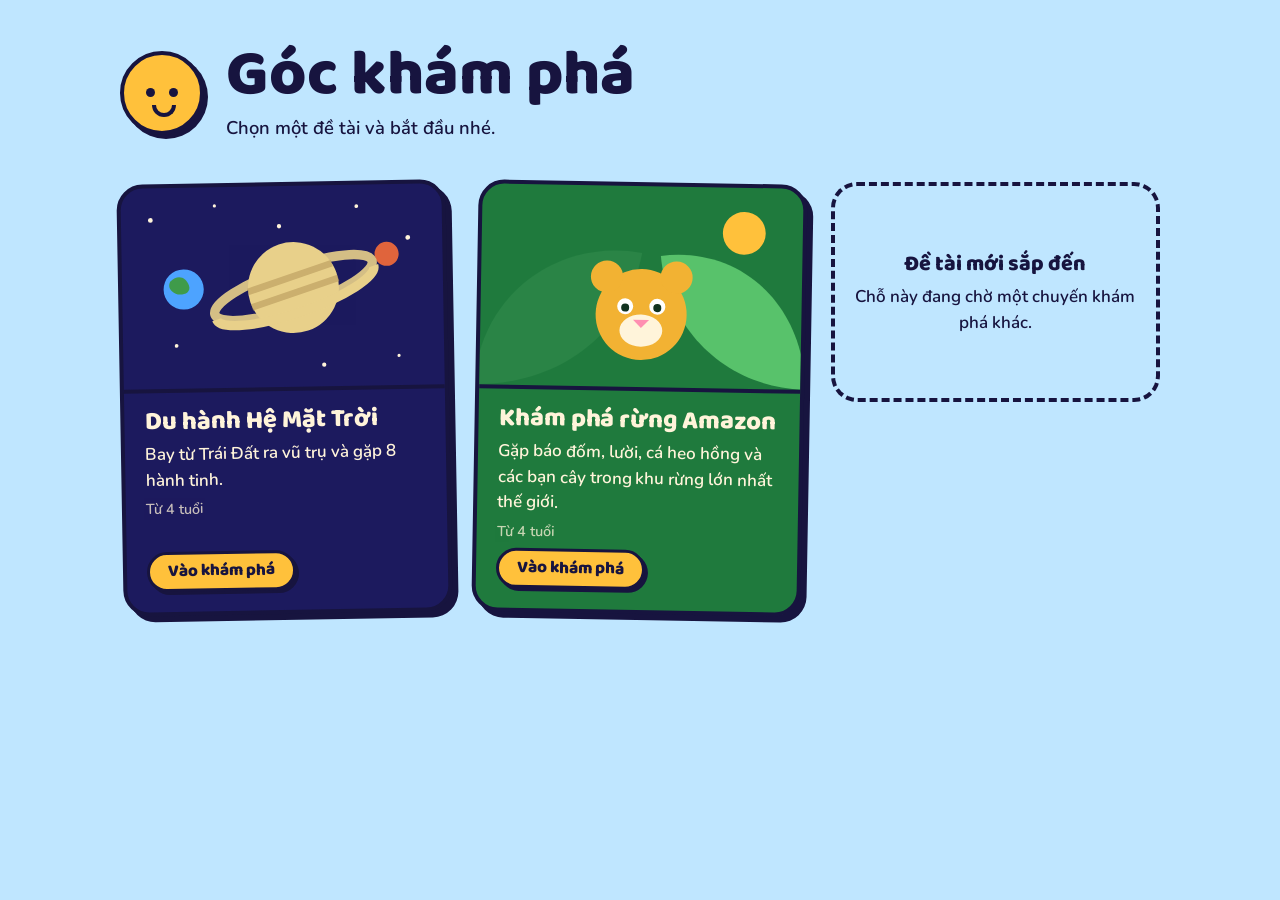
<file: index.html>
<!doctype html> 
<html lang="vi">
<head>
<meta charset="utf-8">
<meta name="viewport" content="width=device-width, initial-scale=1">
<title>Góc khám phá</title>
<meta name="description" content="Trang chủ các đề tài khám phá cho bé. Chọn một đề tài và bắt đầu.">
<link rel="preconnect" href="https://fonts.googleapis.com">
<link rel="preconnect" href="https://fonts.gstatic.com" crossorigin>
<link href="https://fonts.googleapis.com/css2?family=Baloo+2:wght@600;800&family=Nunito:wght@600;700&display=swap&subset=vietnamese" rel="stylesheet">
<link rel="stylesheet" href="home.css">
</head>
<body>
<div class="wrap">
  <header class="head">
    <div class="sun" aria-hidden="true"><i></i></div>
    <div>
      <h1>Góc khám phá</h1>
      <p>Chọn một đề tài và bắt đầu nhé.</p>
    </div>
  </header>

  <main>
    <ul class="grid" id="grid">
      <noscript><li><a href="thai-duong-he/index.html">Du hành Hệ Mặt Trời</a></li></noscript>
    </ul>
  </main>
</div>

<script src="topics.js"></script>
<script>
  (function () {
    var grid = document.getElementById('grid');
    var html = TOPICS.map(function (t) {
      return '<li><a class="topic" href="' + t.href + '" style="--bg:' + t.bg + ';--fg:' + t.ink + '">' +
        '<div class="art">' + t.art + '</div>' +
        '<div class="body"><h2>' + t.title + '</h2><p>' + t.desc + '</p>' +
        '<p class="age">' + t.age + '</p><span class="go">Vào khám phá</span></div></a></li>';
    }).join('');
    html += '<li><div class="next"><b>Đề tài mới sắp đến</b><span>Chỗ này đang chờ một chuyến khám phá khác.</span></div></li>';
    grid.innerHTML = html;
  })();
</script>
</body>
</html>
</file>
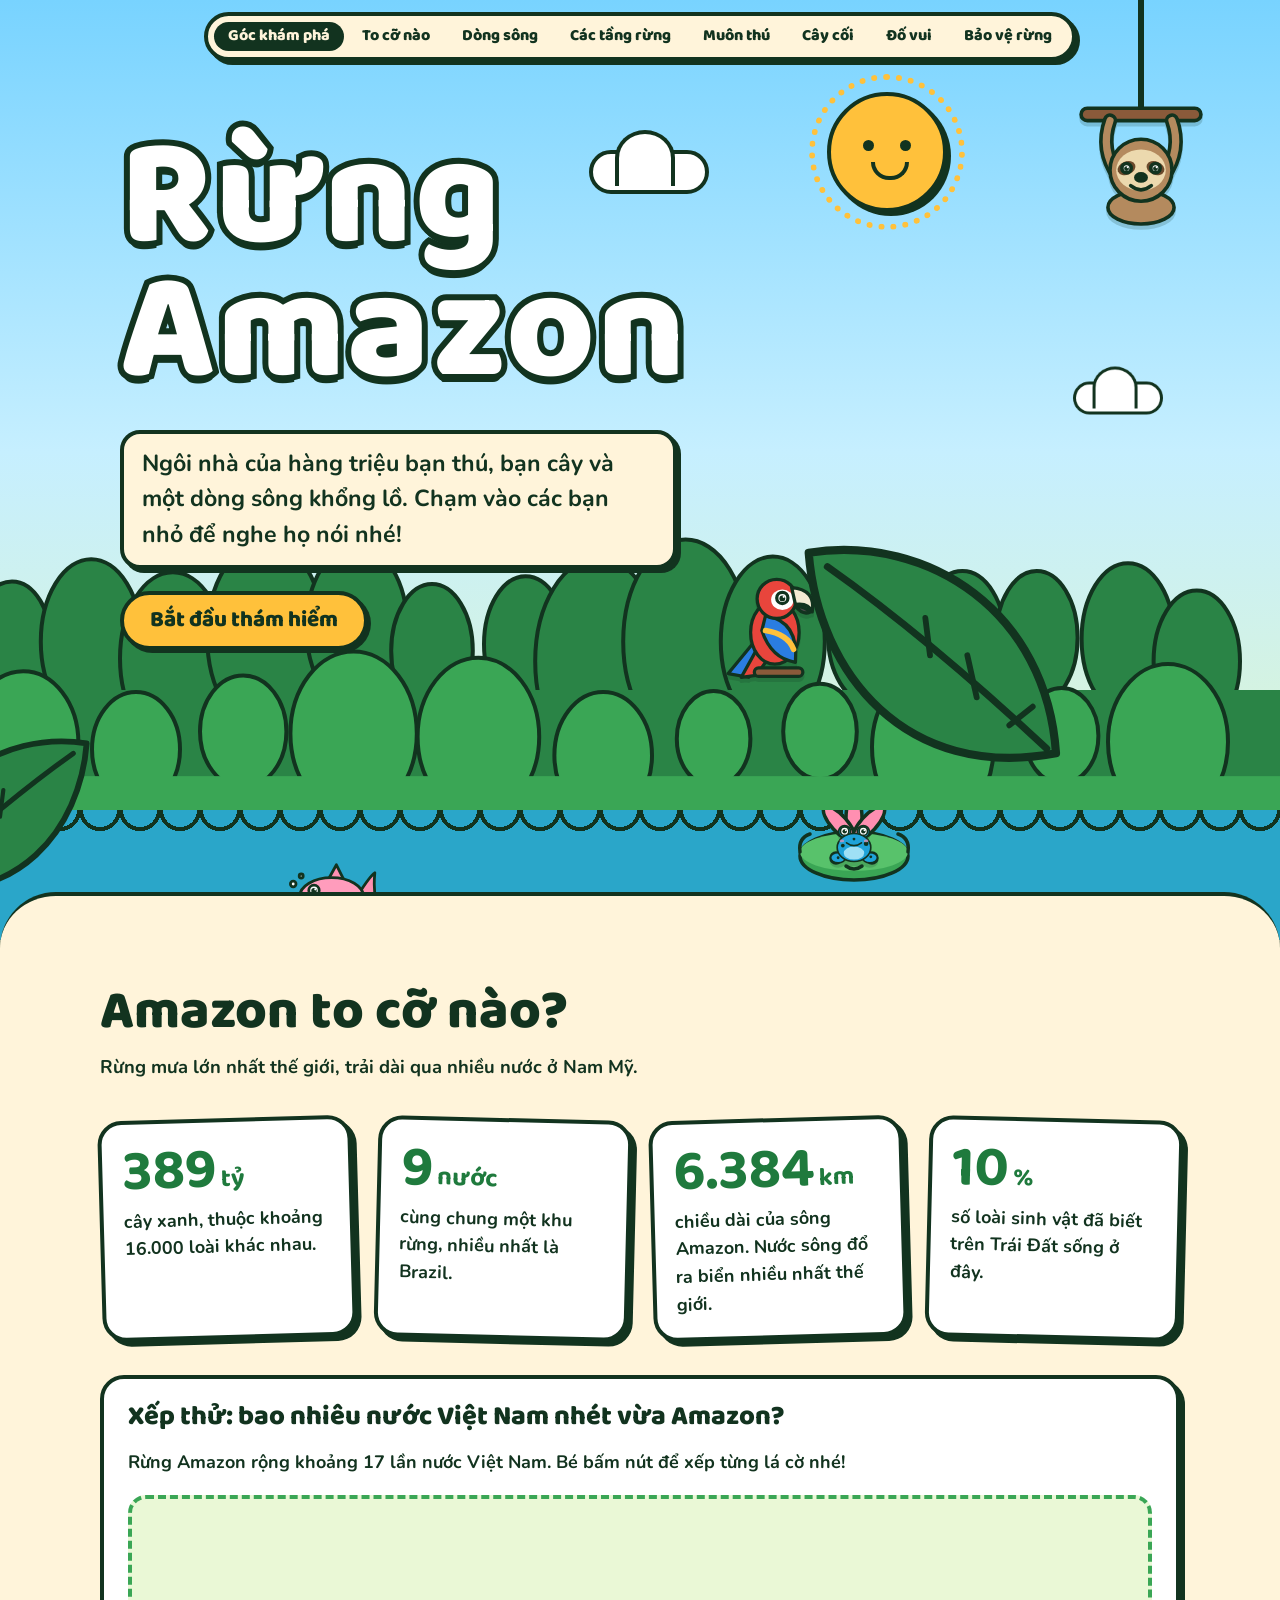
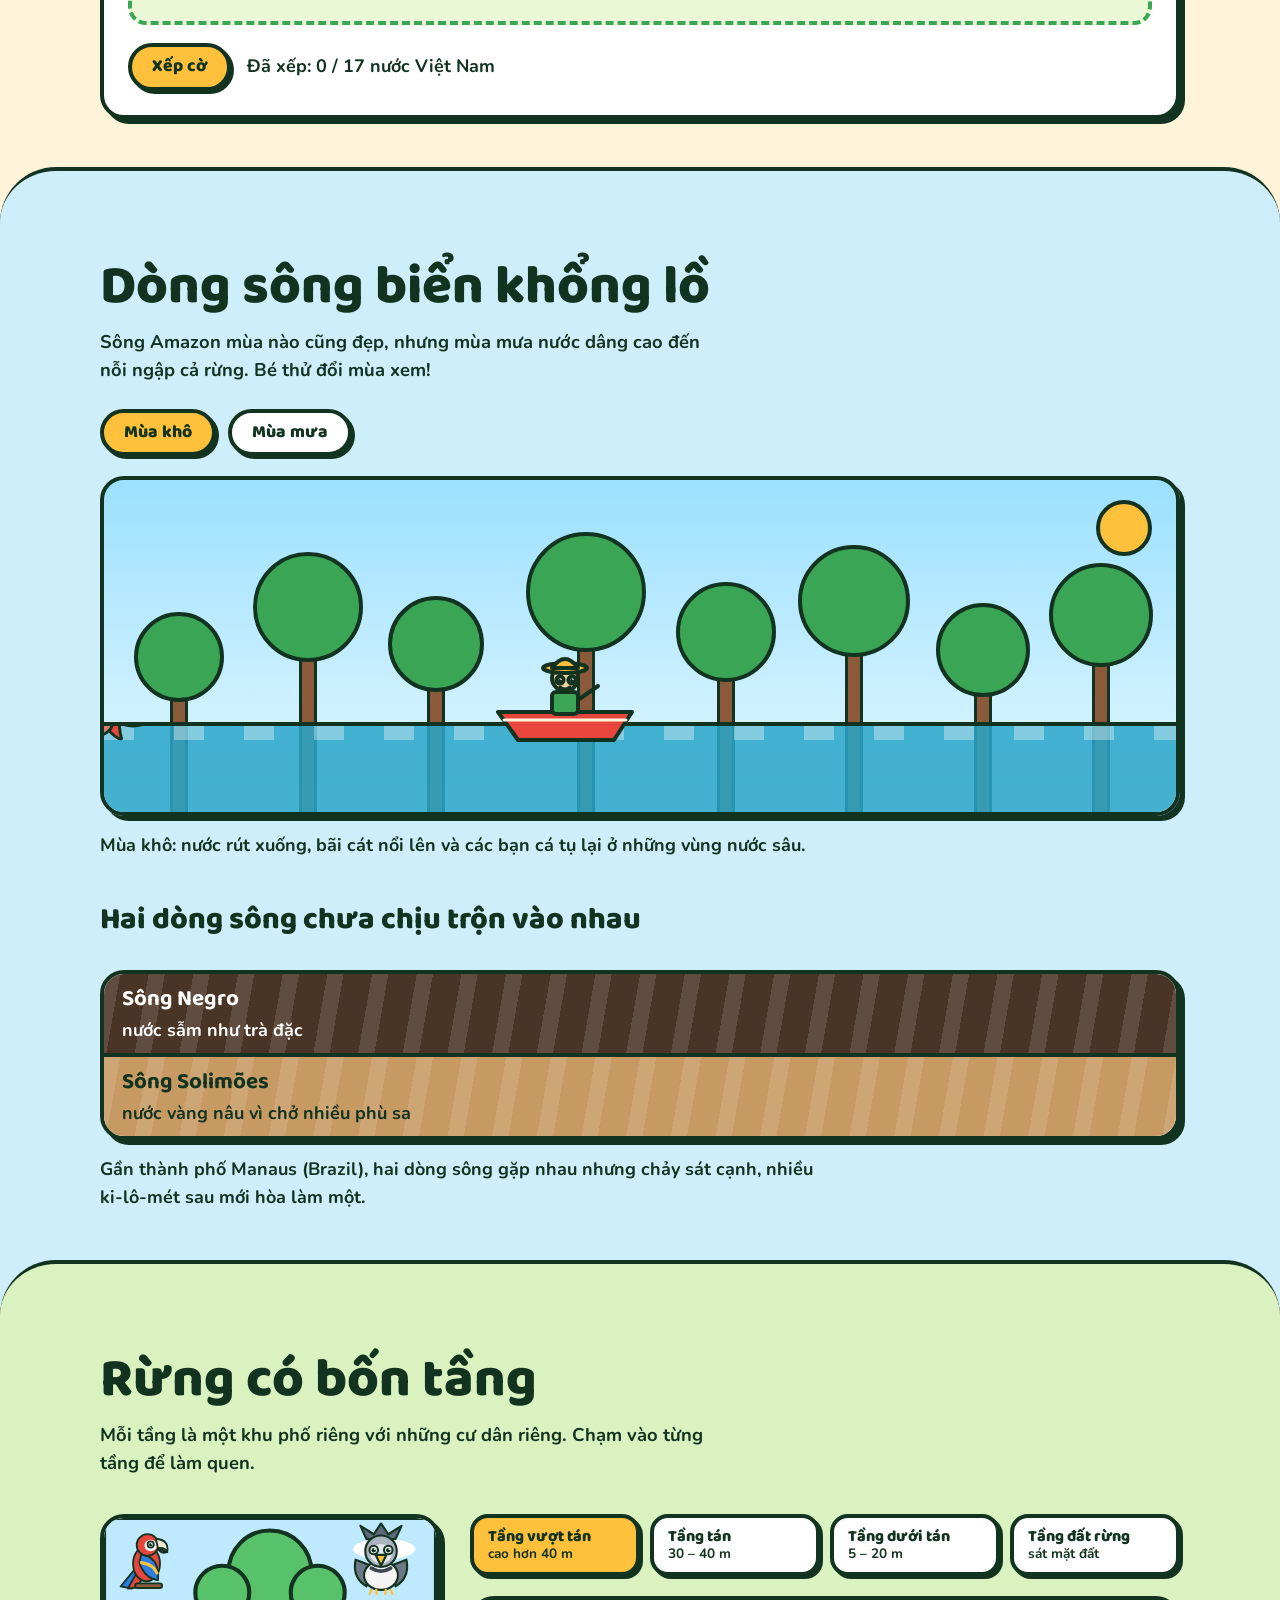
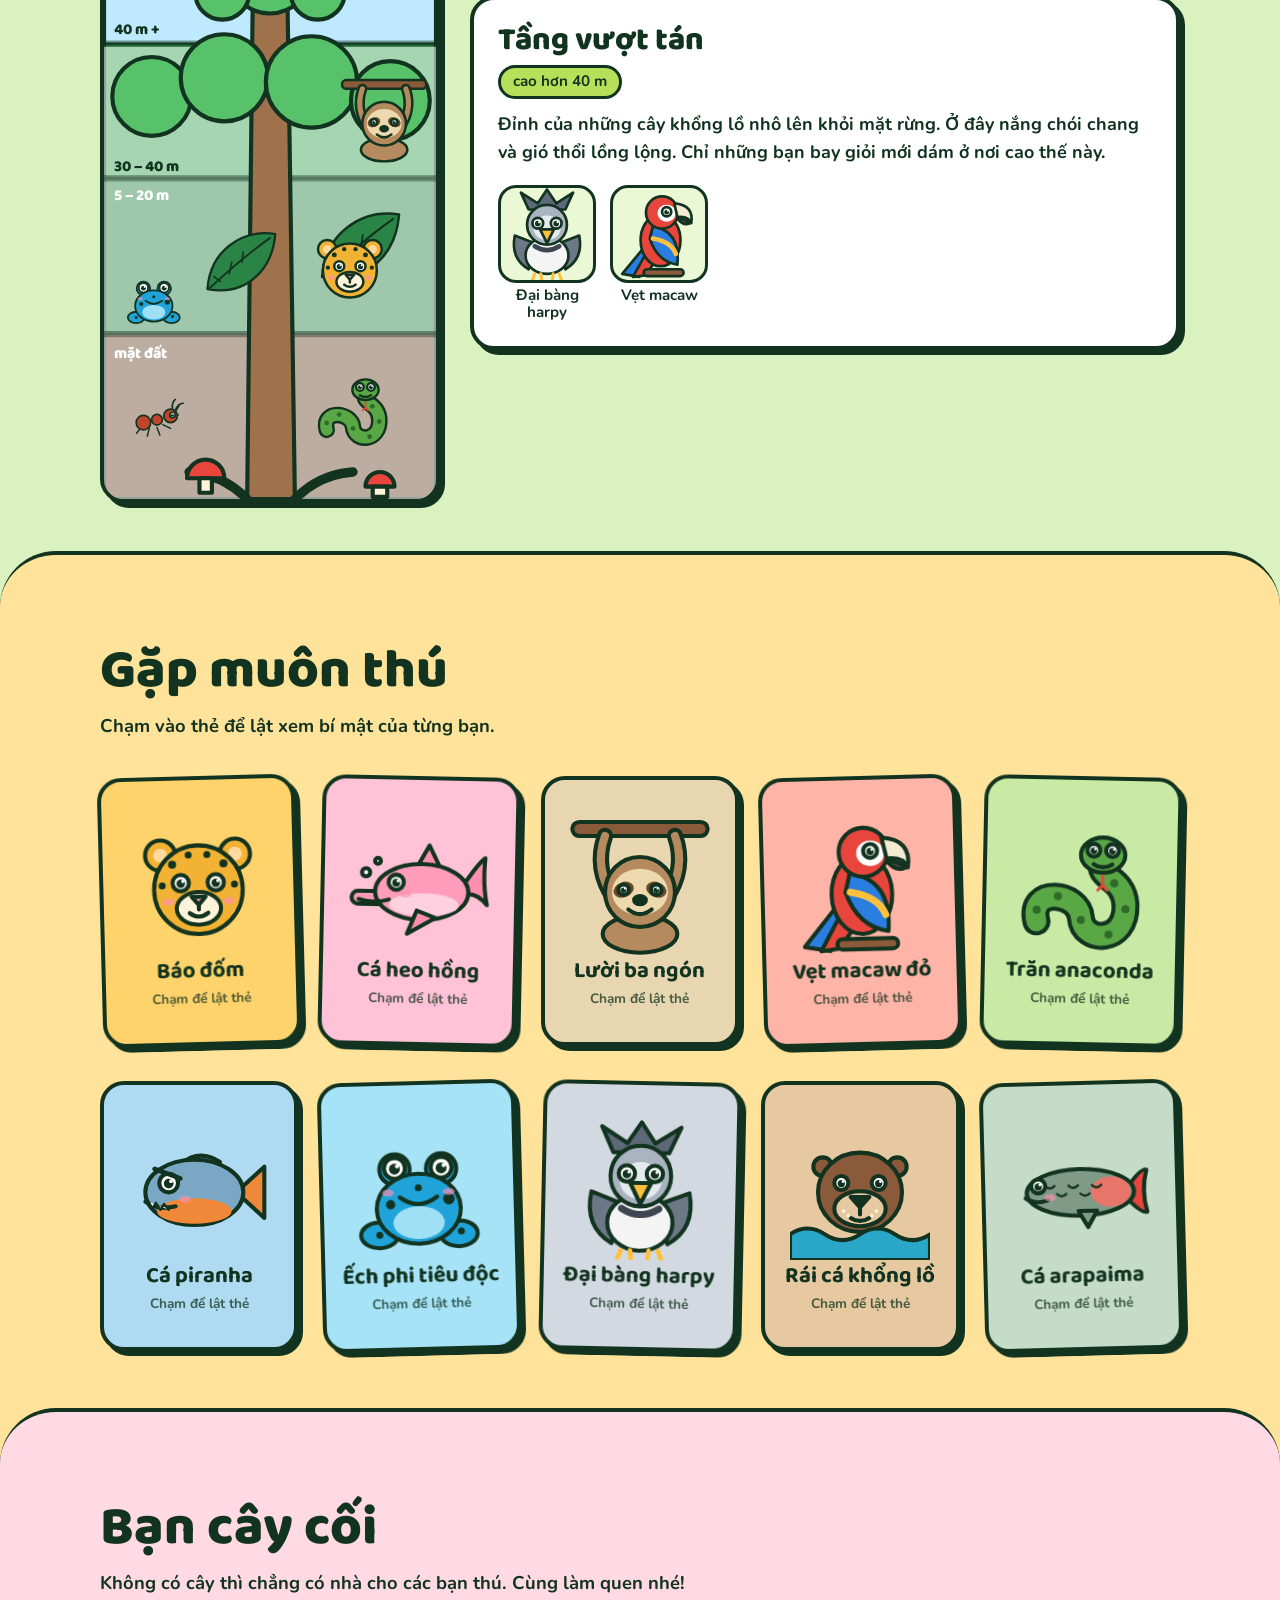
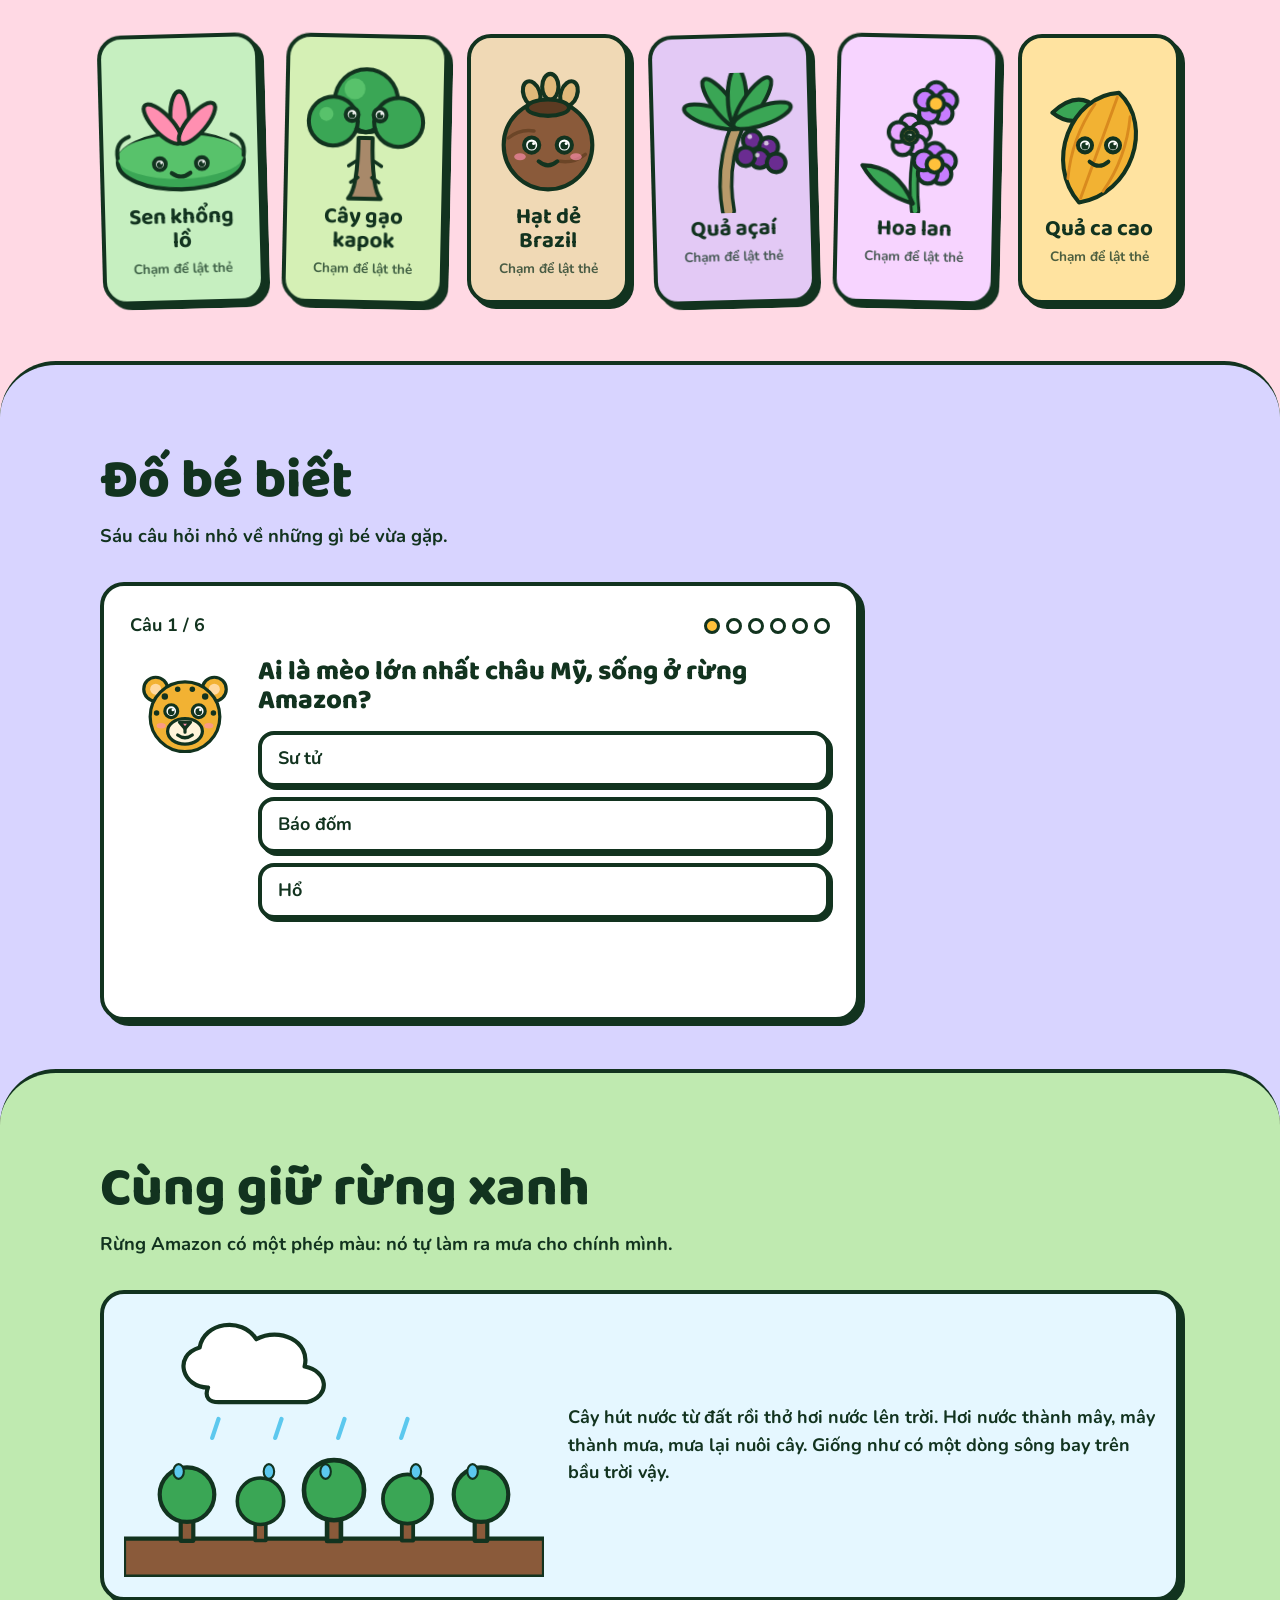
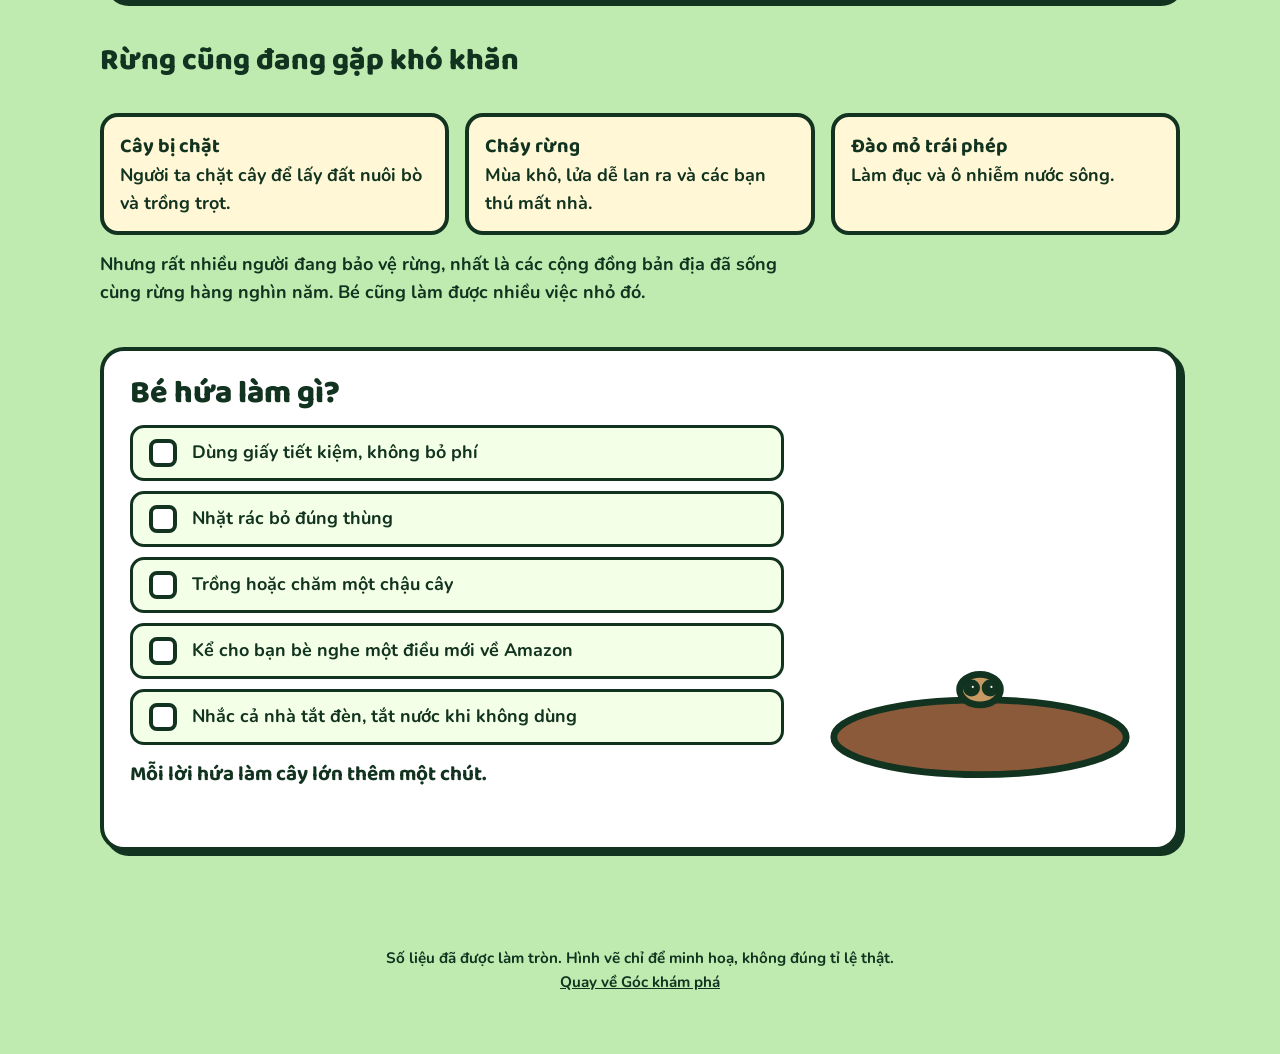
<file: kham-pha-amazon/index.html>
<!doctype html>
<html lang="vi">
<head>
<meta charset="utf-8">
<meta name="viewport" content="width=device-width, initial-scale=1">
<title>Khám phá rừng Amazon</title>
<meta name="description" content="Cùng bé thám hiểm rừng mưa Amazon: gặp báo đốm, lười, cá heo hồng, vẹt macaw và nhiều bạn thú, bạn cây khác.">
<link rel="preconnect" href="https://fonts.googleapis.com">
<link rel="preconnect" href="https://fonts.gstatic.com" crossorigin>
<link href="https://fonts.googleapis.com/css2?family=Baloo+2:wght@600;800&family=Nunito:wght@600;700;800&display=swap&subset=vietnamese" rel="stylesheet">
<link rel="stylesheet" href="css/style.css">
</head>
<body>

<nav class="nav" aria-label="Các phần của trang">
  <a class="home" href="../index.html">Góc khám phá</a>
  <a href="#so-lieu">To cỡ nào</a>
  <a href="#song">Dòng sông</a>
  <a href="#tang-rung">Các tầng rừng</a>
  <a href="#muon-thu">Muôn thú</a>
  <a href="#cay-coi">Cây cối</a>
  <a href="#do-vui">Đố vui</a>
  <a href="#bao-ve">Bảo vệ rừng</a>
</nav>

<header class="hero" id="top">
  <div class="px sun-wrap" data-d="6"><div class="sun" aria-hidden="true"><b></b><i></i></div></div>
  <div class="px cloud c1" data-d="10" aria-hidden="true"><span></span></div>
  <div class="px cloud c2" data-d="14" aria-hidden="true"><span></span></div>

  <div class="ridge r1" id="ridge1" aria-hidden="true"></div>
  <div class="ridge r2" id="ridge2" aria-hidden="true"></div>

  <div class="fly-macaw" id="flyMacaw" aria-hidden="true"></div>
  <div class="bfly b1" aria-hidden="true"><i></i><i></i></div>
  <div class="bfly b2" aria-hidden="true"><i></i><i></i></div>

  <div class="px macaw-perch" data-d="16"><button class="critter" data-k="macaw" data-say="Quạc quạc! Tớ là vẹt macaw. Bộ lông của tớ có đủ màu đỏ, vàng, xanh. Bé thấy đẹp không?" aria-label="Chạm để nghe vẹt macaw nói"></button></div>
  <div class="px vine" data-d="12"><div class="swing"><span class="rope"></span><button class="critter" data-k="sloth" data-say="Chào bé... tớ là lười... Tớ... di chuyển... rất... chậm. Tới nỗi rêu mọc cả trên lông tớ đó." aria-label="Chạm để nghe bạn lười nói"></button></div></div>

  <div class="hero-river" aria-hidden="false">
    <div class="dolphin" id="dolphin" aria-hidden="true"></div>
    <div class="lily-frog"><span class="lily" id="lilyBase"></span><button class="critter" data-k="frog" data-say="Ộp ộp! Tớ là ếch phi tiêu độc. Màu rực rỡ của tớ nghĩa là: đừng ăn tớ nhé!" aria-label="Chạm để nghe bạn ếch nói"></button></div>
  </div>

  <div class="leaf leaf-l" id="leafL" aria-hidden="true"></div>
  <div class="leaf leaf-r" id="leafR" aria-hidden="true"></div>

  <div class="hero-copy">
    <h1 id="title" aria-label="Rừng Amazon"><span class="ln">Rừng</span><span class="ln">Amazon</span></h1>
    <p class="hero-sub">Ngôi nhà của hàng triệu bạn thú, bạn cây và một dòng sông khổng lồ. Chạm vào các bạn nhỏ để nghe họ nói nhé!</p>
    <a class="pill hero-go" href="#so-lieu">Bắt đầu thám hiểm</a>
  </div>
</header>

<main>
  <section class="sec sec-stats" id="so-lieu">
    <div class="in">
      <h2>Amazon to cỡ nào?</h2>
      <p class="lead">Rừng mưa lớn nhất thế giới, trải dài qua nhiều nước ở Nam Mỹ.</p>
      <ul class="stats">
        <li class="stat sticker"><strong><span data-count="390">390</span><small>tỷ</small></strong><p>cây xanh, thuộc khoảng 16.000 loài khác nhau.</p></li>
        <li class="stat sticker"><strong><span data-count="9">9</span><small>nước</small></strong><p>cùng chung một khu rừng, nhiều nhất là Brazil.</p></li>
        <li class="stat sticker"><strong><span data-count="6400">6.400</span><small>km</small></strong><p>chiều dài của sông Amazon. Nước sông đổ ra biển nhiều nhất thế giới.</p></li>
        <li class="stat sticker"><strong><span data-count="10">10</span><small>%</small></strong><p>số loài sinh vật đã biết trên Trái Đất sống ở đây.</p></li>
      </ul>

      <div class="vn sticker">
        <h3>Xếp thử: bao nhiêu nước Việt Nam nhét vừa Amazon?</h3>
        <p>Rừng Amazon rộng khoảng 17 lần nước Việt Nam. Bé bấm nút để xếp từng lá cờ nhé!</p>
        <div class="vn-grid" id="vnGrid" aria-live="polite"></div>
        <div class="vn-row"><button class="pill" id="vnBtn">Xếp cờ</button><span id="vnCount">Đã xếp: 0 / 17 nước Việt Nam</span></div>
      </div>
    </div>
  </section>

  <section class="sec sec-river" id="song">
    <div class="in">
      <h2>Dòng sông biển khổng lồ</h2>
      <p class="lead">Sông Amazon mùa nào cũng đẹp, nhưng mùa mưa nước dâng cao đến nỗi ngập cả rừng. Bé thử đổi mùa xem!</p>
      <div class="seasons" role="group" aria-label="Chọn mùa">
        <button class="pill on" data-s="dry" aria-pressed="true">Mùa khô</button>
        <button class="pill" data-s="wet" aria-pressed="false">Mùa mưa</button>
      </div>
      <div class="river-scene sticker" id="riverScene" data-season="dry">
        <div class="sunny" aria-hidden="true"></div>
        <div id="trees" aria-hidden="true"></div>
        <div class="rain" aria-hidden="true"></div>
        <div class="water" aria-hidden="true"><span class="fish f1" data-fish="piranha"></span><span class="fish f2" data-fish="arapaima"></span><span class="fish f3" data-fish="piranha"></span></div>
        <div class="boat" id="boat" aria-hidden="true"></div>
      </div>
      <p class="note" id="seasonNote" aria-live="polite"></p>

      <h3 style="margin-top:44px;font-size:1.9rem">Hai dòng sông chưa chịu trộn vào nhau</h3>
      <div class="meet sticker" role="img" aria-label="Hai dòng nước khác màu chảy sát cạnh nhau">
        <div class="stream dark"><b>Sông Negro</b><span>nước sẫm như trà đặc</span></div>
        <div class="stream tan"><b>Sông Solimões</b><span>nước vàng nâu vì chở nhiều phù sa</span></div>
      </div>
      <p class="note">Gần thành phố Manaus (Brazil), hai dòng sông gặp nhau nhưng chảy sát cạnh, nhiều ki-lô-mét sau mới hòa làm một.</p>
    </div>
  </section>

  <section class="sec sec-layers" id="tang-rung">
    <div class="in">
      <h2>Rừng có bốn tầng</h2>
      <p class="lead">Mỗi tầng là một khu phố riêng với những cư dân riêng. Chạm vào từng tầng để làm quen.</p>
      <div class="layers">
        <div id="treeWrap"></div>
        <div>
          <div class="tabs" role="tablist" aria-label="Chọn tầng rừng" id="tabs"></div>
          <div class="panel sticker" id="panel" role="tabpanel" aria-live="polite"></div>
        </div>
      </div>
    </div>
  </section>

  <section class="sec sec-animals" id="muon-thu">
    <div class="in">
      <h2>Gặp muôn thú</h2>
      <p class="lead">Chạm vào thẻ để lật xem bí mật của từng bạn.</p>
      <ul class="cards" id="animalCards"></ul>
    </div>
  </section>

  <section class="sec sec-plants" id="cay-coi">
    <div class="in">
      <h2>Bạn cây cối</h2>
      <p class="lead">Không có cây thì chẳng có nhà cho các bạn thú. Cùng làm quen nhé!</p>
      <ul class="cards small" id="plantCards"></ul>
    </div>
  </section>

  <section class="sec sec-quiz" id="do-vui">
    <div class="in">
      <h2>Đố bé biết</h2>
      <p class="lead">Sáu câu hỏi nhỏ về những gì bé vừa gặp.</p>
      <div class="quiz sticker" id="quiz"></div>
    </div>
  </section>

  <section class="sec sec-protect" id="bao-ve">
    <div class="in">
      <h2>Cùng giữ rừng xanh</h2>
      <p class="lead">Rừng Amazon có một phép màu: nó tự làm ra mưa cho chính mình.</p>

      <div class="fly sticker">
        <svg viewBox="0 0 400 250" role="img" aria-label="Cây nhả hơi nước lên trời, hơi nước thành mây, mây rơi xuống thành mưa">
          <g stroke="#12331f" stroke-width="4" stroke-linejoin="round">
            <path d="M80 70c-24 0-34-30-8-38 4-24 40-30 54-8 22-12 52 2 46 26 22 4 26 28 2 34H90c-8 0-14-4-10-14z" fill="#fff"/>
            <path d="M0 214h400v36H0z" fill="#8a5a3a"/>
            <g id="flyTrees"></g>
          </g>
          <g id="drops"></g>
          <g id="rainLines"></g>
        </svg>
        <p>Cây hút nước từ đất rồi thở hơi nước lên trời. Hơi nước thành mây, mây thành mưa, mưa lại nuôi cây. Giống như có một dòng sông bay trên bầu trời vậy.</p>
      </div>

      <h3 style="margin-top:44px;font-size:1.9rem">Rừng cũng đang gặp khó khăn</h3>
      <ul class="trouble">
        <li><b>Cây bị chặt</b>Người ta chặt cây để lấy đất nuôi bò và trồng trọt.</li>
        <li><b>Cháy rừng</b>Mùa khô, lửa dễ lan ra và các bạn thú mất nhà.</li>
        <li><b>Đào mỏ trái phép</b>Làm đục và ô nhiễm nước sông.</li>
      </ul>
      <p class="note">Nhưng rất nhiều người đang bảo vệ rừng, nhất là các cộng đồng bản địa đã sống cùng rừng hàng nghìn năm. Bé cũng làm được nhiều việc nhỏ đó.</p>

      <div class="pledge sticker">
        <div>
          <h3>Bé hứa làm gì?</h3>
          <ul id="pledgeList"></ul>
          <p class="msg" id="pledgeMsg" aria-live="polite">Mỗi lời hứa làm cây lớn thêm một chút.</p>
        </div>
        <div class="grow" id="grow" role="img" aria-label="Cây nhỏ lớn dần theo số lời hứa"></div>
      </div>
    </div>
  </section>
</main>

<footer class="foot">
  <p>Số liệu đã được làm tròn. Hình vẽ chỉ để minh hoạ, không đúng tỉ lệ thật.</p>
  <p><a href="../index.html">Quay về Góc khám phá</a></p>
</footer>

<div class="bubble" id="bubble" role="status"></div>
<noscript><p style="padding:20px;text-align:center">Trang này cần bật JavaScript để các bạn thú xuất hiện.</p></noscript>
<script src="js/main.js"></script>
</body>
</html>
</file>
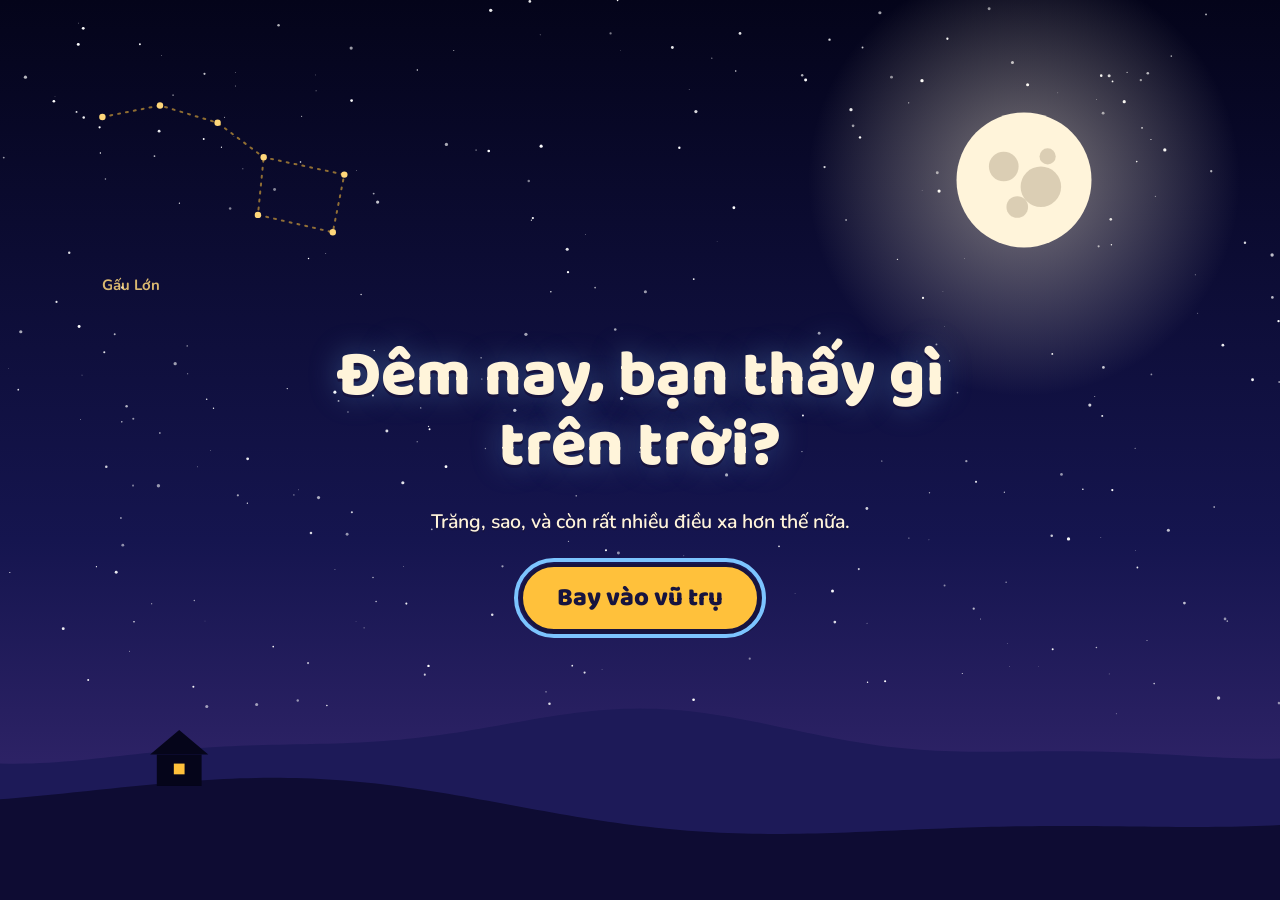
<file: thai-duong-he/index.html>
<!doctype html>
<html lang="vi">
<head>
<meta charset="utf-8">
<meta name="viewport" content="width=device-width, initial-scale=1, viewport-fit=cover">
<title>Du hành Hệ Mặt Trời</title>
<meta name="description" content="Bay từ Trái Đất ra vũ trụ và gặp 8 hành tinh trong Hệ Mặt Trời.">
<link rel="preconnect" href="https://fonts.googleapis.com">
<link rel="preconnect" href="https://fonts.gstatic.com" crossorigin>
<link href="https://fonts.googleapis.com/css2?family=Baloo+2:wght@600;800&family=Nunito:wght@500;700;800&display=swap&subset=vietnamese" rel="stylesheet">
<link rel="stylesheet" href="css/style.css">
</head>
<body>

<!-- Màn hình 1: bầu trời đêm nhìn từ Trái Đất -->
<section id="intro" aria-label="Bầu trời đêm">
  <canvas id="skyCanvas"></canvas>
  <div class="intro-text">
    <h1>Đêm nay, bạn thấy gì trên trời?</h1>
    <p>Trăng, sao, và còn rất nhiều điều xa hơn thế nữa.</p>
    <button id="startBtn" class="btn btn-big" disabled>Đang chuẩn bị tàu...</button>
  </div>
</section>

<!-- Màn hình 2: Hệ Mặt Trời 3D -->
<main id="space" aria-label="Hệ Mặt Trời" hidden>
  <canvas id="scene"></canvas>
  <div id="labels"></div>

  <header class="topbar">
    <div class="brand">Du hành Hệ Mặt Trời<a class="home-link" href="../index.html">Về trang chủ</a></div>
    <div class="tools" role="toolbar" aria-label="Công cụ">
      <button class="btn" id="homeBtn">Về nhà</button>
      <button class="btn" id="overviewBtn">Toàn cảnh</button>
      <button class="btn" id="compareBtn">So sánh to nhỏ</button>
      <button class="btn toggle" id="orbitBtn" aria-pressed="true">Quỹ đạo</button>
      <div class="speed" role="group" aria-label="Tốc độ quay">
        <button class="btn sm" data-speed="0.25" aria-pressed="false">Chậm</button>
        <button class="btn sm" data-speed="1" aria-pressed="true">Vừa</button>
        <button class="btn sm" data-speed="4" aria-pressed="false">Nhanh</button>
      </div>
      <button class="btn toggle" id="musicBtn" aria-pressed="false">Nhạc</button>
      <div class="stars" aria-live="polite">Sao thưởng: <b id="starCount">0</b></div>
    </div>
  </header>

  <aside id="panel" class="card" hidden aria-live="polite"></aside>

  <nav id="dock" aria-label="Chọn hành tinh"></nav>

  <div id="hint" class="hint">Kéo để xoay, cuộn hoặc chụm hai ngón để phóng to. Bấm vào một hành tinh để gặp nó.</div>
</main>

<!-- Bảng so sánh kích thước -->
<div id="compare" class="overlay" hidden role="dialog" aria-label="So sánh kích thước các hành tinh">
  <div class="card compare-card">
    <div class="compare-head">
      <h2>Ai to, ai nhỏ?</h2>
      <button class="btn sm" id="compareClose">Đóng</button>
    </div>
    <p>Kích thước thật của các hành tinh, so với Trái Đất.</p>
    <div id="compareRow"></div>
  </div>
</div>

<div id="nowebgl" class="overlay" hidden>
  <div class="card"><h2>Trình duyệt chưa vẽ được 3D</h2><p>Hãy thử mở trang bằng Chrome, Edge hoặc Safari bản mới.</p></div>
</div>

<script src="js/three.min.js"></script>
<script src="js/planets.js"></script>
<script src="js/main.js"></script>
</body>
</html>
</file>
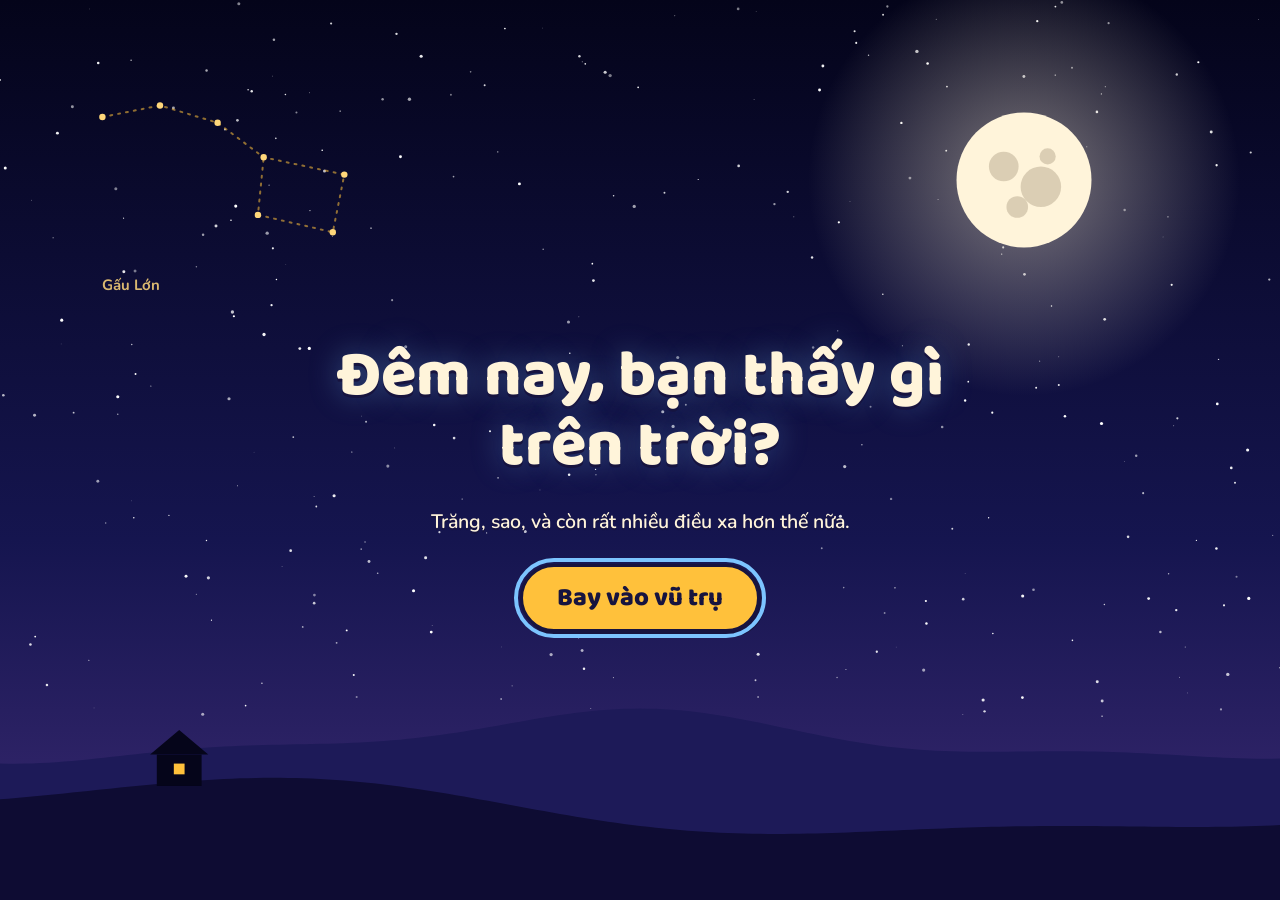
<file: vu tru/index.html>
<!doctype html>
<html lang="vi">
<head>
<meta charset="utf-8">
<meta name="viewport" content="width=device-width, initial-scale=1, viewport-fit=cover">
<title>Du hành Hệ Mặt Trời</title>
<meta name="description" content="Bay từ Trái Đất ra vũ trụ và gặp 8 hành tinh trong Hệ Mặt Trời.">
<link rel="preconnect" href="https://fonts.googleapis.com">
<link rel="preconnect" href="https://fonts.gstatic.com" crossorigin>
<link href="https://fonts.googleapis.com/css2?family=Baloo+2:wght@600;800&family=Nunito:wght@500;700;800&display=swap&subset=vietnamese" rel="stylesheet">
<link rel="stylesheet" href="css/style.css">
</head>
<body>

<!-- Màn hình 1: bầu trời đêm nhìn từ Trái Đất -->
<section id="intro" aria-label="Bầu trời đêm">
  <canvas id="skyCanvas"></canvas>
  <div class="intro-text">
    <h1>Đêm nay, bạn thấy gì trên trời?</h1>
    <p>Trăng, sao, và còn rất nhiều điều xa hơn thế nữa.</p>
    <button id="startBtn" class="btn btn-big" disabled>Đang chuẩn bị tàu...</button>
  </div>
</section>

<!-- Màn hình 2: Hệ Mặt Trời 3D -->
<main id="space" aria-label="Hệ Mặt Trời" hidden>
  <canvas id="scene"></canvas>
  <div id="labels"></div>

  <header class="topbar">
    <div class="brand">Du hành Hệ Mặt Trời</div>
    <div class="tools" role="toolbar" aria-label="Công cụ">
      <button class="btn" id="homeBtn">Về nhà</button>
      <button class="btn" id="overviewBtn">Toàn cảnh</button>
      <button class="btn" id="compareBtn">So sánh to nhỏ</button>
      <button class="btn toggle" id="orbitBtn" aria-pressed="true">Quỹ đạo</button>
      <div class="speed" role="group" aria-label="Tốc độ quay">
        <button class="btn sm" data-speed="0.25" aria-pressed="false">Chậm</button>
        <button class="btn sm" data-speed="1" aria-pressed="true">Vừa</button>
        <button class="btn sm" data-speed="4" aria-pressed="false">Nhanh</button>
      </div>
      <button class="btn toggle" id="musicBtn" aria-pressed="false">Nhạc</button>
      <div class="stars" aria-live="polite">Sao thưởng: <b id="starCount">0</b></div>
    </div>
  </header>

  <aside id="panel" class="card" hidden aria-live="polite"></aside>

  <nav id="dock" aria-label="Chọn hành tinh"></nav>

  <div id="hint" class="hint">Kéo để xoay, cuộn hoặc chụm hai ngón để phóng to. Bấm vào một hành tinh để gặp nó.</div>
</main>

<!-- Bảng so sánh kích thước -->
<div id="compare" class="overlay" hidden role="dialog" aria-label="So sánh kích thước các hành tinh">
  <div class="card compare-card">
    <div class="compare-head">
      <h2>Ai to, ai nhỏ?</h2>
      <button class="btn sm" id="compareClose">Đóng</button>
    </div>
    <p>Kích thước thật của các hành tinh, so với Trái Đất.</p>
    <div id="compareRow"></div>
  </div>
</div>

<div id="nowebgl" class="overlay" hidden>
  <div class="card"><h2>Trình duyệt chưa vẽ được 3D</h2><p>Hãy thử mở trang bằng Chrome, Edge hoặc Safari bản mới.</p></div>
</div>

<script src="js/three.min.js"></script>
<script src="js/planets.js"></script>
<script src="js/main.js"></script>
</body>
</html>
</file>
<file: home.css>
:root {
  --day: #bfe6ff;
  --ink: #17143f;
  --sun: #ffc13b;
  --paper: #fff4da;
  --font-display: 'Baloo 2', 'Trebuchet MS', 'Arial Rounded MT Bold', system-ui, sans-serif;
  --font-body: 'Nunito', 'Segoe UI', system-ui, sans-serif;
}

* { box-sizing: border-box; }

body {
  margin: 0; min-height: 100vh; background: var(--day); color: var(--ink);
  font-family: var(--font-body); font-weight: 600; font-size: 17px; line-height: 1.5;
}
:focus-visible { outline: 4px solid var(--ink); outline-offset: 4px; }

.wrap { width: min(1080px, 100%); margin: 0 auto; padding: 44px 20px 64px; }

/* Đầu trang: một mặt trời nhỏ cầm "chìa khoá" mở các đề tài */
.head { display: flex; align-items: center; gap: 22px; margin-bottom: 40px; }
.sun {
  flex: none; width: 84px; height: 84px; border-radius: 50%; background: var(--sun);
  border: 4px solid var(--ink); box-shadow: 4px 4px 0 var(--ink); position: relative;
}
.sun::before, .sun::after { content: ''; position: absolute; top: 33px; width: 9px; height: 9px; border-radius: 50%; background: var(--ink); }
.sun::before { left: 22px; } .sun::after { right: 22px; }
.sun i { position: absolute; left: 28px; top: 50px; width: 24px; height: 12px; border: 4px solid var(--ink); border-top: 0; border-radius: 0 0 24px 24px; }

h1 { font-family: var(--font-display); font-weight: 800; font-size: clamp(2.4rem, 7vw, 4rem); line-height: 1; margin: 0; }
.head p { margin: 6px 0 0; font-size: 1.15rem; }

/* Lưới đề tài */
.grid { display: grid; grid-template-columns: repeat(auto-fill, minmax(290px, 1fr)); gap: 30px 26px; padding: 0; margin: 0; list-style: none; }

.topic {
  display: flex; flex-direction: column; height: 100%;
  background: var(--bg); color: var(--fg); text-decoration: none;
  border: 4px solid var(--ink); border-radius: 26px; box-shadow: 6px 6px 0 var(--ink);
  overflow: hidden; transition: transform .12s, box-shadow .12s;
}
.grid li:nth-child(odd) .topic { transform: rotate(-1deg); }
.grid li:nth-child(even) .topic { transform: rotate(1deg); }
.topic:hover, .topic:focus-visible { transform: translate(-3px, -3px) rotate(0); box-shadow: 9px 9px 0 var(--ink); }
.topic:active { transform: translate(4px, 4px); box-shadow: 2px 2px 0 var(--ink); }

.topic .art { border-bottom: 4px solid var(--ink); }
.topic .art svg { display: block; width: 100%; height: auto; }
.topic .body { padding: 14px 20px 20px; display: flex; flex-direction: column; gap: 6px; flex: 1; }
.topic h2 { font-family: var(--font-display); font-weight: 800; font-size: 1.6rem; line-height: 1.15; margin: 0; }
.topic p { margin: 0; }
.topic .age { opacity: .75; font-size: .9rem; }
.topic .go {
  margin-top: auto; align-self: flex-start; padding: 4px 18px;
  background: var(--sun); color: var(--ink); border: 3px solid var(--ink); border-radius: 999px;
  box-shadow: 3px 3px 0 var(--ink); font-family: var(--font-display); font-weight: 800;
}

/* Ô chờ đề tài mới */
.next {
  min-height: 220px; display: grid; place-content: center; text-align: center; gap: 4px; padding: 20px;
  border: 4px dashed var(--ink); border-radius: 26px;
}
.next b { font-family: var(--font-display); font-weight: 800; font-size: 1.35rem; }

@media (prefers-reduced-motion: reduce) { .topic { transition: none; } }
@media (max-width: 560px) {
  .head { gap: 14px; margin-bottom: 28px; }
  .sun { width: 60px; height: 60px; }
  .sun::before, .sun::after { top: 23px; width: 7px; height: 7px; }
  .sun::before { left: 15px; } .sun::after { right: 15px; }
  .sun i { left: 19px; top: 35px; width: 16px; height: 8px; border-width: 3px; }
}
</file>
<file: kham-pha-amazon/css/style.css>
:root {
  --ink: #12331f;
  --leaf: #3aa655;
  --leaf-d: #1f7a3d;
  --lime: #b7e05a;
  --river: #2aa6c9;
  --sun: #ffc13b;
  --cream: #fff4da;
  --red: #e8453c;
  --pink: #ff8fb1;
  --earth: #8a5a3a;
  --font-display: 'Baloo 2', 'Trebuchet MS', 'Arial Rounded MT Bold', system-ui, sans-serif;
  --font-body: 'Nunito', 'Segoe UI', system-ui, sans-serif;
}

* { box-sizing: border-box; }
html { scroll-behavior: smooth; scroll-padding-top: 84px; }
body {
  margin: 0; background: var(--cream); color: var(--ink);
  font-family: var(--font-body); font-weight: 700; font-size: 18px; line-height: 1.55;
  overflow-x: hidden;
}
:focus-visible { outline: 4px solid var(--ink); outline-offset: 4px; }
button { font: inherit; color: inherit; cursor: pointer; }
h1, h2, h3 { font-family: var(--font-display); font-weight: 800; line-height: 1.05; margin: 0; }
h2 { font-size: clamp(2.1rem, 5.5vw, 3.4rem); }
p { margin: 0; }
ul { list-style: none; margin: 0; padding: 0; }
svg { display: block; }
.art { width: 100%; height: auto; }

.sticker { border: 4px solid var(--ink); border-radius: 24px; box-shadow: 5px 5px 0 var(--ink); background: #fff; }
.pill {
  border: 4px solid var(--ink); border-radius: 999px; background: #fff; padding: 6px 20px;
  font-family: var(--font-display); font-weight: 800; font-size: 1.1rem; box-shadow: 3px 3px 0 var(--ink);
  transition: transform .12s, box-shadow .12s, background .2s;
}
.pill:hover { transform: translate(-1px, -2px); box-shadow: 4px 5px 0 var(--ink); }
.pill:active { transform: translate(2px, 2px); box-shadow: 1px 1px 0 var(--ink); }
.pill.on, .pill[aria-selected="true"] { background: var(--sun); }

/* ---------- Thanh điều hướng ---------- */
.nav {
  position: fixed; z-index: 50; top: 12px; left: 50%; transform: translateX(-50%);
  max-width: calc(100% - 24px); display: flex; gap: 4px; padding: 6px;
  background: var(--cream); border: 4px solid var(--ink); border-radius: 999px; box-shadow: 4px 4px 0 var(--ink);
  overflow-x: auto; scrollbar-width: none;
}
.nav::-webkit-scrollbar { display: none; }
.nav a {
  flex: none; padding: 2px 14px; border-radius: 999px; color: var(--ink); text-decoration: none;
  font-family: var(--font-display); font-weight: 800; font-size: 1rem; white-space: nowrap;
}
.nav a:hover { background: var(--sun); }
.nav a.home { background: var(--ink); color: var(--cream); }

/* ---------- Các phần ---------- */
.sec {
  position: relative; margin-top: -48px; padding: 88px 20px 96px;
  border-top: 4px solid var(--ink); border-radius: 56px 56px 0 0;
}
.in { width: min(1080px, 100%); margin: 0 auto; }
.lead { margin-top: 12px; max-width: 34em; font-size: 1.15rem; }
.note { margin-top: 16px; max-width: 40em; }
.sec-stats { background: var(--cream); z-index: 2; }
.sec-river { background: #cdeefa; z-index: 3; }
.sec-layers { background: #d9f2c0; z-index: 4; }
.sec-animals { background: #ffe39a; z-index: 5; }
.sec-plants { background: #ffd9e4; z-index: 6; }
.sec-quiz { background: #d8d4ff; z-index: 7; }
.sec-protect { background: #bfeab0; z-index: 8; padding-bottom: 56px; }

/* ---------- Hero ---------- */
.hero {
  position: relative; z-index: 1; min-height: max(720px, calc(100svh + 40px)); overflow: hidden;
  background: linear-gradient(#78d3ff 0%, #c6efff 48%, #e3f7c4 100%);
}
.hero-copy { position: relative; z-index: 6; width: min(1080px, 100%); margin: 0 auto; padding: 132px 20px 0; pointer-events: none; }
.hero h1 {
  font-size: clamp(3.6rem, 15vw, 9.5rem); line-height: .88; color: #fff; letter-spacing: .01em;
  -webkit-text-stroke: 12px var(--ink); paint-order: stroke fill; text-shadow: 0 8px 0 var(--ink);
}
.hero h1 .ln { display: block; }
.hero h1 .ch { display: inline-block; animation: pop .7s cubic-bezier(.3, 1.6, .5, 1) both; animation-delay: calc(var(--i) * 70ms + 150ms); }
.hero h1 .sp { display: inline-block; width: .25em; }
@keyframes pop { from { transform: translateY(60px) scale(.3) rotate(-14deg); opacity: 0; } to { transform: none; opacity: 1; } }
.hero-sub { margin-top: 30px; max-width: 24em; font-size: clamp(1.1rem, 2.6vw, 1.45rem); background: var(--cream); display: inline-block; padding: 12px 18px; border: 4px solid var(--ink); border-radius: 20px; box-shadow: 4px 4px 0 var(--ink); }
.hero-go { margin-top: 22px; display: block; width: max-content; pointer-events: auto; text-decoration: none; color: var(--ink); background: var(--sun); font-size: 1.4rem; padding: 8px 26px; }

.px { position: absolute; will-change: transform; transition: transform .25s ease-out; }
.sun-wrap { right: 26%; top: 92px; width: 120px; height: 120px; }
.sun { width: 100%; height: 100%; border-radius: 50%; background: var(--sun); border: 4px solid var(--ink); box-shadow: 4px 4px 0 var(--ink); position: relative; }
.sun::before { content: ''; position: absolute; inset: -22px; border-radius: 50%; border: 6px dotted var(--sun); animation: spin 30s linear infinite; }
.sun::after, .sun b { position: absolute; top: 44px; width: 11px; height: 11px; border-radius: 50%; background: var(--ink); content: ''; }
.sun::after { left: 32px; } .sun b { right: 32px; }
.sun i { position: absolute; left: 40px; top: 66px; width: 38px; height: 18px; border: 4px solid var(--ink); border-top: 0; border-radius: 0 0 38px 38px; }
@keyframes spin { to { transform: rotate(360deg); } }

.cloud { height: 44px; width: 120px; }
.cloud span { position: absolute; inset: 0; background: #fff; border: 4px solid var(--ink); border-radius: 44px; animation: drift 40s linear infinite alternate; }
.cloud span::before { content: ''; position: absolute; left: 22px; top: -24px; width: 52px; height: 52px; background: #fff; border: 4px solid var(--ink); border-bottom: 0; border-radius: 50% 50% 0 0; }
.c1 { left: 46%; top: 150px; } .c2 { right: 8%; top: 40%; transform: scale(.75); }
.c2 span { animation-duration: 55s; animation-direction: alternate-reverse; }
@keyframes drift { to { transform: translateX(60px); } }

.ridges, .ridge { position: absolute; left: 0; right: 0; bottom: 0; pointer-events: none; }
.ridge svg { width: 100%; height: 100%; }
.ridge circle { vector-effect: non-scaling-stroke; }
.ridge.r1 { height: 340px; bottom: 80px; }
.ridge.r2 { height: 270px; bottom: 60px; }

.hero-river { position: absolute; z-index: 4; left: 0; right: 0; bottom: 0; height: 130px; background: var(--river); overflow: hidden; }
.hero-river::before {
  content: ''; position: absolute; left: 0; right: 0; top: 0; height: 40px;
  background: radial-gradient(circle at 20px 0, transparent 17px, var(--ink) 17px 21px, var(--river) 21px) 0 0 / 40px 40px repeat-x;
  animation: wave 4s linear infinite;
}
@keyframes wave { to { background-position-x: 40px; } }
.dolphin { position: absolute; left: 22%; bottom: 0; width: 96px; animation: leap 8s ease-in-out infinite; }
@keyframes leap {
  0%, 58%, 100% { transform: translate(0, 110px) rotate(-60deg) scaleX(-1); }
  66% { transform: translate(45px, 10px) rotate(-45deg) scaleX(-1); }
  74% { transform: translate(95px, -40px) rotate(0) scaleX(-1); }
  82% { transform: translate(145px, 10px) rotate(45deg) scaleX(-1); }
  90% { transform: translate(185px, 110px) rotate(60deg) scaleX(-1); }
}
.lily-frog { position: absolute; z-index: 5; left: 62%; bottom: 50px; width: 120px; height: 90px; }
.lily-frog .lily { position: absolute; left: 0; bottom: 0; width: 120px; }
.lily-frog .critter { position: absolute; left: 32px; bottom: 22px; width: 56px; animation: hop 3.6s ease-in-out infinite; }
@keyframes hop { 0%, 70%, 100% { transform: translateY(0); } 78% { transform: translateY(-26px) scale(1.05, .95); } 88% { transform: translateY(0) scale(1.1, .9); } }

.critter { background: none; border: 0; padding: 0; position: relative; }
.critter .art { filter: drop-shadow(0 4px 0 rgba(18, 51, 31, .18)); }
.critter:hover .art { animation: boing .5s; }
@keyframes boing { 30% { transform: scale(1.15, .85); } 60% { transform: scale(.92, 1.1); } }
.macaw-perch { right: auto; left: 56%; bottom: 250px; width: 112px; z-index: 5; }
.macaw-perch .critter { width: 100%; animation: bob 2.8s ease-in-out infinite; transform-origin: 50% 100%; }
@keyframes bob { 50% { transform: translateY(-5px) rotate(-3deg); } }
.vine { right: 6%; top: -10px; width: 124px; z-index: 5; }
.vine .rope { display: block; width: 6px; height: 120px; margin: 0 auto; background: var(--leaf-d); border: 3px solid var(--ink); border-top: 0; border-radius: 0 0 4px 4px; }
.vine .swing { transform-origin: 50% 0; animation: swing 4.5s ease-in-out infinite; }
.vine .critter { width: 124px; margin-top: -8px; }
@keyframes swing { 0%, 100% { transform: rotate(5deg); } 50% { transform: rotate(-5deg); } }

.leaf { position: absolute; z-index: 7; width: 240px; pointer-events: none; transform-origin: 0 100%; animation: sway 6s ease-in-out infinite alternate; }
.leaf-l { left: -100px; bottom: 20px; width: 200px; }
.leaf-r { right: -70px; bottom: 140px; width: 280px; transform: scaleX(-1); animation: sway-r 7s ease-in-out infinite alternate; }
@keyframes sway { from { transform: rotate(-4deg); } to { transform: rotate(5deg); } }
@keyframes sway-r { from { transform: scaleX(-1) rotate(-4deg); } to { transform: scaleX(-1) rotate(5deg); } }

.fly-macaw { position: absolute; z-index: 3; top: 30%; left: -140px; width: 110px; pointer-events: none; animation: cross 22s linear infinite; }
.fly-macaw .art { animation: flap .5s ease-in-out infinite alternate; }
@keyframes cross { 0% { transform: translateX(0) translateY(0); } 50% { transform: translateX(60vw) translateY(-40px); } 100% { transform: translateX(calc(100vw + 280px)) translateY(20px); } }
@keyframes flap { to { transform: rotate(-8deg) translateY(-6px); } }
.bfly { position: absolute; z-index: 6; width: 34px; height: 28px; pointer-events: none; animation: flutter 11s ease-in-out infinite; }
.bfly i { position: absolute; top: 2px; width: 15px; height: 22px; background: #7fd0ff; border: 3px solid var(--ink); border-radius: 60% 40% 60% 40%; animation: wing .25s ease-in-out infinite alternate; }
.bfly i:first-child { left: 0; transform-origin: 100% 50%; } .bfly i:last-child { right: 0; background: #ffb4d0; transform-origin: 0 50%; }
@keyframes wing { to { transform: scaleX(.3); } }
.bfly.b1 { left: 38%; top: 58%; } .bfly.b2 { left: 70%; top: 66%; animation-duration: 14s; animation-delay: -4s; }
@keyframes flutter { 0%, 100% { transform: translate(0, 0); } 25% { transform: translate(60px, -40px); } 50% { transform: translate(-20px, -70px); } 75% { transform: translate(40px, -20px); } }

.bubble {
  position: fixed; z-index: 60; max-width: 240px; padding: 10px 14px; background: #fff; border: 4px solid var(--ink); border-radius: 18px;
  box-shadow: 4px 4px 0 var(--ink); font-size: 1rem; line-height: 1.35; pointer-events: none; opacity: 0; transform: translateY(8px) scale(.9);
  transition: opacity .2s, transform .2s;
}
.bubble.show { opacity: 1; transform: none; }

/* ---------- Số liệu ---------- */
.stats { margin-top: 36px; display: grid; grid-template-columns: repeat(auto-fit, minmax(220px, 1fr)); gap: 22px; }
.stat { padding: 20px 20px 18px; background: #fff; transition: transform .15s; }
.stat:nth-child(odd) { transform: rotate(-1.6deg); } .stat:nth-child(even) { transform: rotate(1.4deg); }
.stat:hover { transform: rotate(0) translateY(-4px); }
.stat strong { display: block; font-family: var(--font-display); font-size: 3.6rem; line-height: 1; color: var(--leaf-d); }
.stat strong small { font-size: 1.6rem; margin-left: 4px; }
.stat p { margin-top: 6px; }
.vn { margin-top: 36px; padding: 24px; display: grid; gap: 18px; }
.vn h3 { font-size: 1.7rem; }
.vn-grid { display: grid; grid-template-columns: repeat(auto-fill, minmax(62px, 1fr)); gap: 8px; min-height: 130px; padding: 12px; border: 4px dashed var(--leaf); border-radius: 18px; background: #eaf8d6; align-content: start; }
.vn-grid .flag { width: 100%; aspect-ratio: 3 / 2; border: 3px solid var(--ink); border-radius: 6px; animation: drop .45s cubic-bezier(.3, 1.5, .5, 1) both; }
@keyframes drop { from { transform: translateY(-120px) rotate(-20deg); opacity: 0; } }
.vn-row { display: flex; align-items: center; gap: 16px; flex-wrap: wrap; }
.vn-row .pill { background: var(--sun); }

/* ---------- Sông ---------- */
.seasons { margin-top: 24px; display: flex; gap: 12px; flex-wrap: wrap; }
.river-scene { --lvl: 90px; position: relative; height: 340px; margin-top: 20px; overflow: hidden; background: linear-gradient(#9be0ff, #e6f8ff); }
.river-scene[data-season="wet"] { --lvl: 195px; }
.river-scene .sunny { position: absolute; right: 24px; top: 20px; width: 56px; height: 56px; border-radius: 50%; background: var(--sun); border: 4px solid var(--ink); }
.river-scene[data-season="wet"] .sunny { background: #cfd8e3; }
.rain { position: absolute; inset: 0 0 auto; height: 100%; opacity: 0; transition: opacity .6s; pointer-events: none;
  background: repeating-linear-gradient(105deg, transparent 0 22px, rgba(255, 255, 255, .85) 22px 25px); background-size: 60px 60px; animation: rain .6s linear infinite; }
.river-scene[data-season="wet"] .rain { opacity: .6; }
@keyframes rain { to { background-position: -20px 60px; } }
.tree { position: absolute; bottom: 0; width: 0; }
.tree .trunk { position: absolute; left: -9px; bottom: 0; width: 18px; background: var(--earth); border: 3px solid var(--ink); border-bottom: 0; }
.tree .crown { position: absolute; left: calc(var(--cw) / -2); width: var(--cw); aspect-ratio: 1; border-radius: 50%; background: var(--leaf); border: 4px solid var(--ink); }
.water { position: absolute; z-index: 3; left: 0; right: 0; bottom: 0; height: var(--lvl); background: rgba(42, 166, 201, .86); border-top: 4px solid var(--ink); transition: height 1.5s ease-in-out; overflow: hidden; }
.water::before { content: ''; position: absolute; inset: 0 0 auto; height: 14px; background: repeating-linear-gradient(90deg, rgba(255, 255, 255, .35) 0 30px, transparent 30px 70px); animation: ripple 6s linear infinite; }
@keyframes ripple { to { background-position-x: 140px; } }
.fish { position: absolute; width: 62px; animation: swim 14s linear infinite; }
.fish.f1 { bottom: 14px; left: -80px; } .fish.f2 { bottom: 40px; left: -80px; animation-delay: -6s; animation-duration: 19s; width: 100px; } .fish.f3 { bottom: 70px; animation-delay: -10s; animation-duration: 17s; }
@keyframes swim { from { transform: translateX(0); } to { transform: translateX(calc(100vw + 200px)); } }
.boat { position: absolute; z-index: 4; left: 36%; bottom: calc(var(--lvl) - 30px); width: 150px; transition: bottom 1.5s ease-in-out; animation: sail 18s ease-in-out infinite alternate; }
.boat svg { animation: rock 3s ease-in-out infinite; transform-origin: 50% 80%; }
@keyframes sail { from { transform: translateX(-120px); } to { transform: translateX(140px); } }
@keyframes rock { 50% { transform: rotate(4deg) translateY(3px); } 0%, 100% { transform: rotate(-4deg); } }
.meet { margin-top: 34px; display: flex; overflow: hidden; height: 170px; }
.stream { flex: 1; display: grid; align-content: center; padding: 0 18px; color: #fff; animation: flow 3s linear infinite;
  background-image: repeating-linear-gradient(100deg, rgba(255, 255, 255, .12) 0 16px, transparent 16px 44px); }
.stream.dark { background-color: #4a3426; border-bottom: 4px solid var(--ink); }
.stream.tan { background-color: #c79a63; color: var(--ink); }
.meet { flex-direction: column; }
.stream b { font-family: var(--font-display); font-size: 1.4rem; }
@keyframes flow { to { background-position-x: 88px; } }

/* ---------- Các tầng rừng ---------- */
.layers { margin-top: 36px; display: grid; grid-template-columns: minmax(240px, 340px) 1fr; gap: 30px; align-items: start; }
.tree-svg { width: 100%; height: auto; border: 4px solid var(--ink); border-radius: 24px; box-shadow: 5px 5px 0 var(--ink); background: #fff; overflow: hidden; }
.tree-svg .band { cursor: pointer; transition: opacity .3s; }
.tree-svg[data-on] .band { opacity: .45; }
.tree-svg[data-on="0"] .b0, .tree-svg[data-on="1"] .b1, .tree-svg[data-on="2"] .b2, .tree-svg[data-on="3"] .b3 { opacity: 1; }
.tree-svg .macaw-fly { animation: bobsvg 2.4s ease-in-out infinite; }
@keyframes bobsvg { 50% { transform: translate(8px, -6px); } }
.tree-svg text { font-family: var(--font-display); font-weight: 800; font-size: 15px; fill: var(--ink); }
.tabs { display: grid; grid-template-columns: repeat(auto-fit, minmax(150px, 1fr)); gap: 10px; }
.tabs .pill { border-radius: 18px; text-align: left; font-size: 1rem; line-height: 1.15; padding: 10px 14px; }
.tabs .pill small { display: block; font-family: var(--font-body); font-weight: 700; font-size: .85rem; }
.panel { margin-top: 20px; padding: 24px; min-height: 280px; background: #fff; }
.panel h3 { font-size: 2rem; }
.panel .meta { display: inline-block; margin-top: 8px; padding: 2px 12px; background: var(--lime); border: 3px solid var(--ink); border-radius: 999px; font-size: .95rem; }
.panel p { margin-top: 12px; }
.chips { margin-top: 18px; display: flex; flex-wrap: wrap; gap: 14px; }
.chip { width: 98px; text-align: center; font-size: .95rem; line-height: 1.15; }
.chip .art { background: #eaf8d6; border: 3px solid var(--ink); border-radius: 18px; margin-bottom: 4px; animation: bob 3s ease-in-out infinite; }
.panel.swap { animation: swap .4s; }
@keyframes swap { from { transform: translateY(14px) rotate(1deg); opacity: 0; } }

/* ---------- Thẻ lật ---------- */
.cards.small { grid-template-columns: repeat(auto-fill, minmax(150px, 1fr)); }
.cards { margin-top: 36px; display: grid; grid-template-columns: repeat(auto-fill, minmax(190px, 1fr)); gap: 26px 22px; }
.card { perspective: 900px; width: 100%; border: 0; background: none; padding: 0; text-align: center; }
.flip { display: block; position: relative; height: 270px; transform-style: preserve-3d; transition: transform .6s cubic-bezier(.4, 1.5, .5, 1); }
.card.flipped .flip { transform: rotateY(180deg); }
.face {
  position: absolute; inset: 0; display: flex; flex-direction: column; align-items: center; justify-content: center; gap: 4px; padding: 14px 14px 12px;
  background: var(--c, #fff); border: 4px solid var(--ink); border-radius: 24px; box-shadow: 5px 5px 0 var(--ink);
  backface-visibility: hidden; -webkit-backface-visibility: hidden;
}
.cards li:nth-child(3n+1) .card:not(.flipped) .flip { transform: rotate(-1.5deg); }
.cards li:nth-child(3n+2) .card:not(.flipped) .flip { transform: rotate(1.2deg); }
.card:not(.flipped):hover .flip { transform: rotate(0) translateY(-5px); }
.face .art { width: 140px; }
.face b { font-family: var(--font-display); font-size: 1.4rem; line-height: 1.1; }
.face i { font-style: normal; font-size: .85rem; opacity: .75; }
.face.back { transform: rotateY(180deg); justify-content: flex-start; font-size: .95rem; line-height: 1.35; padding-top: 16px; background: #fff; }
.face.back em { font-style: normal; margin-top: auto; background: var(--lime); border: 3px solid var(--ink); border-radius: 12px; padding: 2px 10px; font-size: .85rem; }
.card[data-anim] .front .art { animation: var(--idle) 3.4s ease-in-out infinite; }
.card.boing .front .art, .card.boing .back .art { animation: boing .6s; }
@keyframes sway-s { 0%, 100% { transform: rotate(-5deg); } 50% { transform: rotate(5deg); } }
@keyframes wiggle { 0%, 100% { transform: rotate(-3deg) translateY(0); } 50% { transform: rotate(3deg) translateY(-5px); } }
@keyframes bounce { 0%, 60%, 100% { transform: translateY(0); } 75% { transform: translateY(-14px); } }
@keyframes glide { 0%, 100% { transform: translateX(-6px); } 50% { transform: translateX(6px); } }

/* ---------- Đố vui ---------- */
.quiz { margin-top: 32px; position: relative; padding: 26px; overflow: hidden; max-width: 760px; }
.quiz-top { display: flex; align-items: center; justify-content: space-between; gap: 12px; }
.dots { display: flex; gap: 6px; } .dots i { width: 16px; height: 16px; border: 3px solid var(--ink); border-radius: 50%; background: #fff; }
.dots i.done { background: var(--leaf); } .dots i.now { background: var(--sun); }
.quiz-body { margin-top: 18px; display: grid; grid-template-columns: 110px 1fr; gap: 18px; align-items: start; }
.quiz h3 { font-size: 1.7rem; }
.opts { margin-top: 16px; display: grid; gap: 10px; }
.opt { text-align: left; padding: 10px 16px; border: 4px solid var(--ink); border-radius: 16px; background: #fff; box-shadow: 3px 3px 0 var(--ink); transition: transform .12s, background .2s; }
.opt:hover:not(:disabled) { transform: translate(-1px, -2px); background: #fff7d6; }
.opt.right { background: #a5e6a0; } .opt.wrong { background: #ffb3ad; animation: shake .4s; }
@keyframes shake { 25% { transform: translateX(-8px); } 75% { transform: translateX(8px); } }
.fb { margin-top: 14px; min-height: 3.2em; }
.quiz .pill { margin-top: 8px; background: var(--sun); }
.stars { font-size: 3rem; letter-spacing: .1em; color: var(--sun); -webkit-text-stroke: 3px var(--ink); paint-order: stroke fill; }
.conf { position: absolute; top: -10px; width: 12px; height: 18px; border: 2px solid var(--ink); border-radius: 3px; animation: fall 1.8s ease-in forwards; pointer-events: none; }
@keyframes fall { to { transform: translate(var(--dx), 460px) rotate(540deg); opacity: .8; } }

/* ---------- Bảo vệ ---------- */
.fly { margin-top: 32px; display: grid; grid-template-columns: minmax(240px, 420px) 1fr; gap: 24px; align-items: center; padding: 20px; background: #e5f7ff; }
.fly svg { width: 100%; height: auto; }
.drop { fill: #5cc8ee; stroke: var(--ink); stroke-width: 2; animation: rise 3.6s ease-in infinite; transform-box: fill-box; }
@keyframes rise { 0% { transform: translateY(0); opacity: 0; } 15% { opacity: 1; } 85% { opacity: 1; } 100% { transform: translateY(-110px); opacity: 0; } }
.rain-line { stroke: #5cc8ee; stroke-width: 4; stroke-linecap: round; animation: pour 1.2s linear infinite; }
@keyframes pour { 0% { transform: translateY(-6px); opacity: 0; } 30% { opacity: 1; } 100% { transform: translateY(26px); opacity: 0; } }
.trouble { margin-top: 36px; display: grid; grid-template-columns: repeat(auto-fit, minmax(210px, 1fr)); gap: 16px; }
.trouble li { padding: 14px 16px; background: #fff7d6; border: 4px solid var(--ink); border-radius: 18px; }
.trouble b { display: block; font-family: var(--font-display); font-size: 1.25rem; }
.pledge { position: relative; overflow: hidden; margin-top: 40px; display: grid; grid-template-columns: 1fr minmax(220px, 340px); gap: 26px; align-items: center; padding: 26px; background: #fff; }
.pledge h3 { font-size: 2rem; }
.pledge ul { margin-top: 14px; display: grid; gap: 10px; }
.pledge label { display: flex; gap: 12px; align-items: center; cursor: pointer; padding: 8px 12px; border: 3px solid var(--ink); border-radius: 14px; background: #f3ffe6; }
.pledge input { appearance: none; flex: none; width: 28px; height: 28px; border: 4px solid var(--ink); border-radius: 8px; background: #fff; display: grid; place-items: center; cursor: pointer; }
.pledge input:checked { background: var(--leaf); }
.pledge input:checked::after { content: ''; width: 8px; height: 14px; border: solid #fff; border-width: 0 4px 4px 0; transform: rotate(45deg) translate(-1px, -1px); }
.pledge input:focus-visible { outline: 4px solid var(--ink); outline-offset: 3px; }
.pledge .msg { margin-top: 14px; min-height: 3em; font-family: var(--font-display); font-size: 1.3rem; }
.grow svg { width: 100%; height: auto; }
.st { opacity: 0; transform: scale(.3); transform-origin: 100px 172px; transition: opacity .4s, transform .7s cubic-bezier(.3, 1.7, .5, 1); }
.st.on { opacity: 1; transform: none; }
.foot { padding: 40px 20px 60px; text-align: center; background: #bfeab0; font-size: .95rem; position: relative; z-index: 9; }
.foot a { color: var(--ink); }

/* ---------- Màn hình nhỏ ---------- */
@media (max-width: 820px) {
  .layers, .fly, .pledge { grid-template-columns: 1fr; }
  .tree-svg { max-width: 340px; margin: 0 auto; }
  .sun-wrap { right: 8%; top: 84px; width: 84px; height: 84px; }
  .sun::after { top: 30px; left: 22px; } .sun b { top: 30px; right: 22px; }
  .sun i { left: 28px; top: 48px; width: 28px; height: 14px; }
  .vine { width: 90px; right: 2%; } .vine .critter { width: 90px; } .vine .rope { height: 80px; }
  .macaw-perch { width: 84px; bottom: 214px; left: 3%; }
  .leaf { width: 160px; } .leaf-r { width: 180px; }
  .quiz-body { grid-template-columns: 1fr; } .quiz-body .art { width: 90px; }
  .lily-frog { left: 52%; }
}
@media (max-width: 480px) {
  body { font-size: 17px; }
  .sec { padding: 72px 16px 80px; border-radius: 36px 36px 0 0; }
  .hero h1 { -webkit-text-stroke: 8px var(--ink); }
  .flip { height: 250px; }
}
@media (prefers-reduced-motion: reduce) {
  *, *::before, *::after { animation: none !important; transition: none !important; scroll-behavior: auto !important; }
}
</file>
<file: thai-duong-he/css/style.css>
:root {
  --night: #0b0a2a;
  --ink: #17143f;
  --sun: #ffc13b;
  --coral: #ff6f59;
  --mint: #4fd6a5;
  --sky: #7cc4ff;
  --paper: #fff4da;
  --font-display: 'Baloo 2', 'Trebuchet MS', 'Arial Rounded MT Bold', system-ui, sans-serif;
  --font-body: 'Nunito', 'Segoe UI', system-ui, sans-serif;
  --line: 3px solid var(--ink);
  --pop: 4px 4px 0 var(--ink);
}

* { box-sizing: border-box; }
[hidden] { display: none !important; }

html, body {
  margin: 0; height: 100%; overflow: hidden;
  background: var(--night); color: var(--paper);
  font-family: var(--font-body); font-weight: 600; font-size: 17px; line-height: 1.5;
  -webkit-tap-highlight-color: transparent;
}

button { font: inherit; cursor: pointer; }
:focus-visible { outline: 4px solid var(--sky); outline-offset: 2px; }

/* ---------- Nút kiểu miếng dán ---------- */
.btn {
  background: var(--paper); color: var(--ink);
  border: var(--line); border-radius: 999px;
  padding: 8px 18px; font-family: var(--font-display); font-weight: 800; font-size: 1rem;
  box-shadow: 3px 3px 0 var(--ink);
  transition: transform .08s, box-shadow .08s, background .15s;
}
.btn:hover { background: #fff; }
.btn:active { transform: translate(3px, 3px); box-shadow: 0 0 0 var(--ink); }
.btn.sm { padding: 4px 12px; font-size: .9rem; }
.btn[aria-pressed="true"] { background: var(--sun); }
.btn-big { font-size: 1.5rem; padding: 12px 34px; background: var(--sun); box-shadow: 5px 5px 0 var(--ink); }
.btn-big:hover { background: #ffd05e; }
.btn:disabled { opacity: .7; cursor: wait; }

.card {
  background: var(--paper); color: var(--ink);
  border: var(--line); border-radius: 22px; box-shadow: var(--pop);
}

/* ---------- Màn hình 1 ---------- */
#intro { position: fixed; inset: 0; transition: opacity .9s; }
#intro.leaving { opacity: 0; pointer-events: none; }
#skyCanvas { position: absolute; inset: 0; width: 100%; height: 100%; display: block; }
.intro-text {
  position: absolute; left: 50%; top: 38%; transform: translateX(-50%);
  width: min(92vw, 640px); text-align: center;
}
.intro-text h1 {
  font-family: var(--font-display); font-weight: 800;
  font-size: clamp(2rem, 6.5vw, 3.8rem); line-height: 1.08; margin: 0 0 .4em;
  text-shadow: 0 3px 0 var(--ink), 0 0 30px rgba(124, 196, 255, .35);
}
.intro-text p { margin: 0 0 1.4em; font-size: 1.15rem; text-shadow: 0 2px 0 var(--ink); }

/* ---------- Màn hình 2 ---------- */
#space { position: fixed; inset: 0; opacity: 0; transition: opacity .9s; }
#space.on { opacity: 1; }
#scene { position: absolute; inset: 0; width: 100%; height: 100%; display: block; touch-action: none; cursor: grab; }
#scene:active { cursor: grabbing; }

#labels { position: absolute; inset: 0; pointer-events: none; overflow: hidden; }
.label {
  position: absolute; left: 0; top: 0; pointer-events: auto;
  background: var(--paper); color: var(--ink); border: 2px solid var(--ink); border-radius: 999px;
  padding: 0 10px; font-family: var(--font-display); font-weight: 800; font-size: .85rem; line-height: 1.5;
  box-shadow: 2px 2px 0 var(--ink); white-space: nowrap; will-change: transform;
}
.label:hover { background: var(--sun); }

.topbar {
  position: absolute; left: 0; right: 0; top: 0; padding: 12px 14px;
  display: flex; gap: 12px; align-items: flex-start; justify-content: space-between; flex-wrap: wrap;
  pointer-events: none;
}
.topbar > * { pointer-events: auto; }
.brand {
  font-family: var(--font-display); font-weight: 800; font-size: 1.5rem; line-height: 1.1;
  color: var(--sun); text-shadow: 0 2px 0 var(--ink); padding-top: 4px;
}
.home-link {
  display: block; width: max-content; margin-top: 2px;
  font-family: var(--font-body); font-weight: 700; font-size: .85rem; color: var(--paper);
  text-decoration: underline; text-underline-offset: 3px; text-shadow: none;
}
.home-link:hover { color: var(--sun); }
.tools { display: flex; gap: 8px; flex-wrap: wrap; align-items: center; justify-content: flex-end; }
.speed { display: flex; gap: 4px; padding: 3px; background: rgba(23, 20, 63, .7); border-radius: 999px; }
.stars {
  font-family: var(--font-display); font-weight: 800; color: var(--ink);
  background: var(--mint); border: var(--line); border-radius: 999px; padding: 2px 14px;
  box-shadow: 3px 3px 0 var(--ink);
}

/* ---------- Dock chọn hành tinh ---------- */
#dock {
  position: absolute; left: 50%; bottom: calc(14px + env(safe-area-inset-bottom)); transform: translateX(-50%);
  max-width: calc(100vw - 20px); display: flex; gap: 6px; padding: 8px 12px 6px;
  background: rgba(23, 20, 63, .82); border: var(--line); border-radius: 26px;
  overflow-x: auto; scrollbar-width: none;
}
#dock::-webkit-scrollbar { display: none; }
.dock-item {
  flex: none; width: 74px; background: none; border: 0; color: var(--paper);
  display: flex; flex-direction: column; align-items: center; gap: 2px;
  font-family: var(--font-display); font-weight: 800; font-size: .78rem; line-height: 1.1; text-align: center;
  padding: 2px 0; border-radius: 14px;
}
.dock-item .dot {
  width: 38px; height: 38px; border-radius: 50%; border: 3px solid var(--paper);
  transition: transform .15s;
}
.dock-item:hover .dot { transform: scale(1.12); }
.dock-item[aria-current="true"] { color: var(--sun); }
.dock-item[aria-current="true"] .dot { border-color: var(--sun); transform: scale(1.18); }

.hint {
  position: absolute; left: 50%; bottom: calc(112px + env(safe-area-inset-bottom)); transform: translateX(-50%);
  width: max-content; max-width: calc(100vw - 32px); text-align: center;
  background: var(--paper); color: var(--ink); border: var(--line); border-radius: 16px; padding: 6px 16px;
  box-shadow: 3px 3px 0 var(--ink); font-size: .95rem; transition: opacity .6s;
}
.hint.gone { opacity: 0; pointer-events: none; }

/* ---------- Thẻ thông tin ---------- */
#panel {
  position: absolute; right: 14px; top: 70px; bottom: 112px; width: min(380px, calc(100vw - 28px));
  overflow-y: auto; padding: 18px 20px 20px;
  animation: pop .25s ease-out;
}
@keyframes pop { from { transform: translateX(24px); opacity: 0; } }
.p-close { position: absolute; right: 12px; top: 12px; }
#panel h2 { font-family: var(--font-display); font-weight: 800; font-size: 2rem; line-height: 1.1; margin: 0; padding-right: 70px; }
#panel .en { margin: 0 0 8px; opacity: .65; font-weight: 700; }
#panel .lead { margin: 0 0 12px; font-size: 1.05rem; }
.speak { margin-bottom: 14px; }
.stats { display: grid; grid-template-columns: 1fr 1fr; gap: 8px; margin: 0 0 14px; }
.stats div { background: #fff; border: 2px solid var(--ink); border-radius: 12px; padding: 6px 10px; }
.stats dt { font-size: .78rem; opacity: .7; }
.stats dd { margin: 0; font-family: var(--font-display); font-weight: 800; line-height: 1.2; }
#panel h3 { font-family: var(--font-display); font-weight: 800; font-size: 1.15rem; margin: 14px 0 6px; }
.versus { display: flex; align-items: flex-end; gap: 16px; padding: 6px 4px; }
.versus figure { margin: 0; text-align: center; font-size: .82rem; }
.versus .ball { border-radius: 50%; border: 2px solid var(--ink); margin: 0 auto 2px; }
.facts { margin: 0; padding-left: 1.2em; }
.facts li { margin-bottom: 6px; }
.quiz { background: #fff; border: 2px dashed var(--ink); border-radius: 16px; padding: 10px 14px 14px; margin-top: 14px; }
.quiz h3 { margin-top: 0; }
.quiz .opts { display: flex; flex-direction: column; gap: 8px; }
.quiz .opt.right { background: var(--mint); }
.quiz .opt.wrong { background: var(--coral); }
.quiz .msg { margin: 8px 0 0; font-family: var(--font-display); font-weight: 800; min-height: 1.5em; }

/* ---------- So sánh ---------- */
.overlay { position: fixed; inset: 0; display: grid; place-items: center; background: rgba(8, 6, 30, .75); padding: 14px; z-index: 5; }
.compare-card { width: min(980px, 100%); max-height: 100%; overflow: auto; padding: 18px 22px 22px; }
.compare-head { display: flex; justify-content: space-between; align-items: center; }
.compare-head h2 { font-family: var(--font-display); font-weight: 800; font-size: 1.9rem; margin: 0; }
#compareRow { display: flex; flex-wrap: wrap; align-items: flex-end; justify-content: center; gap: 14px 20px; padding-top: 6px; }
#compareRow figure { margin: 0; text-align: center; font-family: var(--font-display); font-weight: 800; font-size: .9rem; line-height: 1.2; }
#compareRow .ball { border-radius: 50%; border: 2px solid var(--ink); margin: 0 auto 4px; }
#compareRow small { display: block; font-family: var(--font-body); font-weight: 600; opacity: .7; }
#nowebgl .card { padding: 20px 26px; max-width: 420px; }

/* ---------- Điện thoại ---------- */
@media (max-width: 720px) {
  html, body { font-size: 16px; }
  .brand { font-size: 1.15rem; }
  .btn { padding: 5px 12px; font-size: .9rem; }
  .tools { gap: 6px; }
  #panel {
    left: 8px; right: 8px; width: auto; top: auto; bottom: 106px; max-height: 46vh; border-radius: 20px;
    animation-name: pop-up;
  }
  @keyframes pop-up { from { transform: translateY(24px); opacity: 0; } }
  .hint { bottom: calc(106px + env(safe-area-inset-bottom)); font-size: .85rem; }
  .dock-item { width: 64px; font-size: .72rem; }
  .dock-item .dot { width: 32px; height: 32px; }
}

@media (prefers-reduced-motion: reduce) {
  #panel { animation: none; }
  #intro, #space, .hint { transition: none; }
}
</file>
<file: vu tru/css/style.css>
:root {
  --night: #0b0a2a;
  --ink: #17143f;
  --sun: #ffc13b;
  --coral: #ff6f59;
  --mint: #4fd6a5;
  --sky: #7cc4ff;
  --paper: #fff4da;
  --font-display: 'Baloo 2', 'Trebuchet MS', 'Arial Rounded MT Bold', system-ui, sans-serif;
  --font-body: 'Nunito', 'Segoe UI', system-ui, sans-serif;
  --line: 3px solid var(--ink);
  --pop: 4px 4px 0 var(--ink);
}

* { box-sizing: border-box; }
[hidden] { display: none !important; }

html, body {
  margin: 0; height: 100%; overflow: hidden;
  background: var(--night); color: var(--paper);
  font-family: var(--font-body); font-weight: 600; font-size: 17px; line-height: 1.5;
  -webkit-tap-highlight-color: transparent;
}

button { font: inherit; cursor: pointer; }
:focus-visible { outline: 4px solid var(--sky); outline-offset: 2px; }

/* ---------- Nút kiểu miếng dán ---------- */
.btn {
  background: var(--paper); color: var(--ink);
  border: var(--line); border-radius: 999px;
  padding: 8px 18px; font-family: var(--font-display); font-weight: 800; font-size: 1rem;
  box-shadow: 3px 3px 0 var(--ink);
  transition: transform .08s, box-shadow .08s, background .15s;
}
.btn:hover { background: #fff; }
.btn:active { transform: translate(3px, 3px); box-shadow: 0 0 0 var(--ink); }
.btn.sm { padding: 4px 12px; font-size: .9rem; }
.btn[aria-pressed="true"] { background: var(--sun); }
.btn-big { font-size: 1.5rem; padding: 12px 34px; background: var(--sun); box-shadow: 5px 5px 0 var(--ink); }
.btn-big:hover { background: #ffd05e; }
.btn:disabled { opacity: .7; cursor: wait; }

.card {
  background: var(--paper); color: var(--ink);
  border: var(--line); border-radius: 22px; box-shadow: var(--pop);
}

/* ---------- Màn hình 1 ---------- */
#intro { position: fixed; inset: 0; transition: opacity .9s; }
#intro.leaving { opacity: 0; pointer-events: none; }
#skyCanvas { position: absolute; inset: 0; width: 100%; height: 100%; display: block; }
.intro-text {
  position: absolute; left: 50%; top: 38%; transform: translateX(-50%);
  width: min(92vw, 640px); text-align: center;
}
.intro-text h1 {
  font-family: var(--font-display); font-weight: 800;
  font-size: clamp(2rem, 6.5vw, 3.8rem); line-height: 1.08; margin: 0 0 .4em;
  text-shadow: 0 3px 0 var(--ink), 0 0 30px rgba(124, 196, 255, .35);
}
.intro-text p { margin: 0 0 1.4em; font-size: 1.15rem; text-shadow: 0 2px 0 var(--ink); }

/* ---------- Màn hình 2 ---------- */
#space { position: fixed; inset: 0; opacity: 0; transition: opacity .9s; }
#space.on { opacity: 1; }
#scene { position: absolute; inset: 0; width: 100%; height: 100%; display: block; touch-action: none; cursor: grab; }
#scene:active { cursor: grabbing; }

#labels { position: absolute; inset: 0; pointer-events: none; overflow: hidden; }
.label {
  position: absolute; left: 0; top: 0; pointer-events: auto;
  background: var(--paper); color: var(--ink); border: 2px solid var(--ink); border-radius: 999px;
  padding: 0 10px; font-family: var(--font-display); font-weight: 800; font-size: .85rem; line-height: 1.5;
  box-shadow: 2px 2px 0 var(--ink); white-space: nowrap; will-change: transform;
}
.label:hover { background: var(--sun); }

.topbar {
  position: absolute; left: 0; right: 0; top: 0; padding: 12px 14px;
  display: flex; gap: 12px; align-items: flex-start; justify-content: space-between; flex-wrap: wrap;
  pointer-events: none;
}
.topbar > * { pointer-events: auto; }
.brand {
  font-family: var(--font-display); font-weight: 800; font-size: 1.5rem; line-height: 1.1;
  color: var(--sun); text-shadow: 0 2px 0 var(--ink); padding-top: 4px;
}
.tools { display: flex; gap: 8px; flex-wrap: wrap; align-items: center; justify-content: flex-end; }
.speed { display: flex; gap: 4px; padding: 3px; background: rgba(23, 20, 63, .7); border-radius: 999px; }
.stars {
  font-family: var(--font-display); font-weight: 800; color: var(--ink);
  background: var(--mint); border: var(--line); border-radius: 999px; padding: 2px 14px;
  box-shadow: 3px 3px 0 var(--ink);
}

/* ---------- Dock chọn hành tinh ---------- */
#dock {
  position: absolute; left: 50%; bottom: calc(14px + env(safe-area-inset-bottom)); transform: translateX(-50%);
  max-width: calc(100vw - 20px); display: flex; gap: 6px; padding: 8px 12px 6px;
  background: rgba(23, 20, 63, .82); border: var(--line); border-radius: 26px;
  overflow-x: auto; scrollbar-width: none;
}
#dock::-webkit-scrollbar { display: none; }
.dock-item {
  flex: none; width: 74px; background: none; border: 0; color: var(--paper);
  display: flex; flex-direction: column; align-items: center; gap: 2px;
  font-family: var(--font-display); font-weight: 800; font-size: .78rem; line-height: 1.1; text-align: center;
  padding: 2px 0; border-radius: 14px;
}
.dock-item .dot {
  width: 38px; height: 38px; border-radius: 50%; border: 3px solid var(--paper);
  transition: transform .15s;
}
.dock-item:hover .dot { transform: scale(1.12); }
.dock-item[aria-current="true"] { color: var(--sun); }
.dock-item[aria-current="true"] .dot { border-color: var(--sun); transform: scale(1.18); }

.hint {
  position: absolute; left: 50%; bottom: calc(112px + env(safe-area-inset-bottom)); transform: translateX(-50%);
  width: max-content; max-width: calc(100vw - 32px); text-align: center;
  background: var(--paper); color: var(--ink); border: var(--line); border-radius: 16px; padding: 6px 16px;
  box-shadow: 3px 3px 0 var(--ink); font-size: .95rem; transition: opacity .6s;
}
.hint.gone { opacity: 0; pointer-events: none; }

/* ---------- Thẻ thông tin ---------- */
#panel {
  position: absolute; right: 14px; top: 70px; bottom: 112px; width: min(380px, calc(100vw - 28px));
  overflow-y: auto; padding: 18px 20px 20px;
  animation: pop .25s ease-out;
}
@keyframes pop { from { transform: translateX(24px); opacity: 0; } }
.p-close { position: absolute; right: 12px; top: 12px; }
#panel h2 { font-family: var(--font-display); font-weight: 800; font-size: 2rem; line-height: 1.1; margin: 0; padding-right: 70px; }
#panel .en { margin: 0 0 8px; opacity: .65; font-weight: 700; }
#panel .lead { margin: 0 0 12px; font-size: 1.05rem; }
.speak { margin-bottom: 14px; }
.stats { display: grid; grid-template-columns: 1fr 1fr; gap: 8px; margin: 0 0 14px; }
.stats div { background: #fff; border: 2px solid var(--ink); border-radius: 12px; padding: 6px 10px; }
.stats dt { font-size: .78rem; opacity: .7; }
.stats dd { margin: 0; font-family: var(--font-display); font-weight: 800; line-height: 1.2; }
#panel h3 { font-family: var(--font-display); font-weight: 800; font-size: 1.15rem; margin: 14px 0 6px; }
.versus { display: flex; align-items: flex-end; gap: 16px; padding: 6px 4px; }
.versus figure { margin: 0; text-align: center; font-size: .82rem; }
.versus .ball { border-radius: 50%; border: 2px solid var(--ink); margin: 0 auto 2px; }
.facts { margin: 0; padding-left: 1.2em; }
.facts li { margin-bottom: 6px; }
.quiz { background: #fff; border: 2px dashed var(--ink); border-radius: 16px; padding: 10px 14px 14px; margin-top: 14px; }
.quiz h3 { margin-top: 0; }
.quiz .opts { display: flex; flex-direction: column; gap: 8px; }
.quiz .opt.right { background: var(--mint); }
.quiz .opt.wrong { background: var(--coral); }
.quiz .msg { margin: 8px 0 0; font-family: var(--font-display); font-weight: 800; min-height: 1.5em; }

/* ---------- So sánh ---------- */
.overlay { position: fixed; inset: 0; display: grid; place-items: center; background: rgba(8, 6, 30, .75); padding: 14px; z-index: 5; }
.compare-card { width: min(980px, 100%); max-height: 100%; overflow: auto; padding: 18px 22px 22px; }
.compare-head { display: flex; justify-content: space-between; align-items: center; }
.compare-head h2 { font-family: var(--font-display); font-weight: 800; font-size: 1.9rem; margin: 0; }
#compareRow { display: flex; flex-wrap: wrap; align-items: flex-end; justify-content: center; gap: 14px 20px; padding-top: 6px; }
#compareRow figure { margin: 0; text-align: center; font-family: var(--font-display); font-weight: 800; font-size: .9rem; line-height: 1.2; }
#compareRow .ball { border-radius: 50%; border: 2px solid var(--ink); margin: 0 auto 4px; }
#compareRow small { display: block; font-family: var(--font-body); font-weight: 600; opacity: .7; }
#nowebgl .card { padding: 20px 26px; max-width: 420px; }

/* ---------- Điện thoại ---------- */
@media (max-width: 720px) {
  html, body { font-size: 16px; }
  .brand { font-size: 1.15rem; }
  .btn { padding: 5px 12px; font-size: .9rem; }
  .tools { gap: 6px; }
  #panel {
    left: 8px; right: 8px; width: auto; top: auto; bottom: 106px; max-height: 46vh; border-radius: 20px;
    animation-name: pop-up;
  }
  @keyframes pop-up { from { transform: translateY(24px); opacity: 0; } }
  .hint { bottom: calc(106px + env(safe-area-inset-bottom)); font-size: .85rem; }
  .dock-item { width: 64px; font-size: .72rem; }
  .dock-item .dot { width: 32px; height: 32px; }
}

@media (prefers-reduced-motion: reduce) {
  #panel { animation: none; }
  #intro, #space, .hint { transition: none; }
}
</file>
